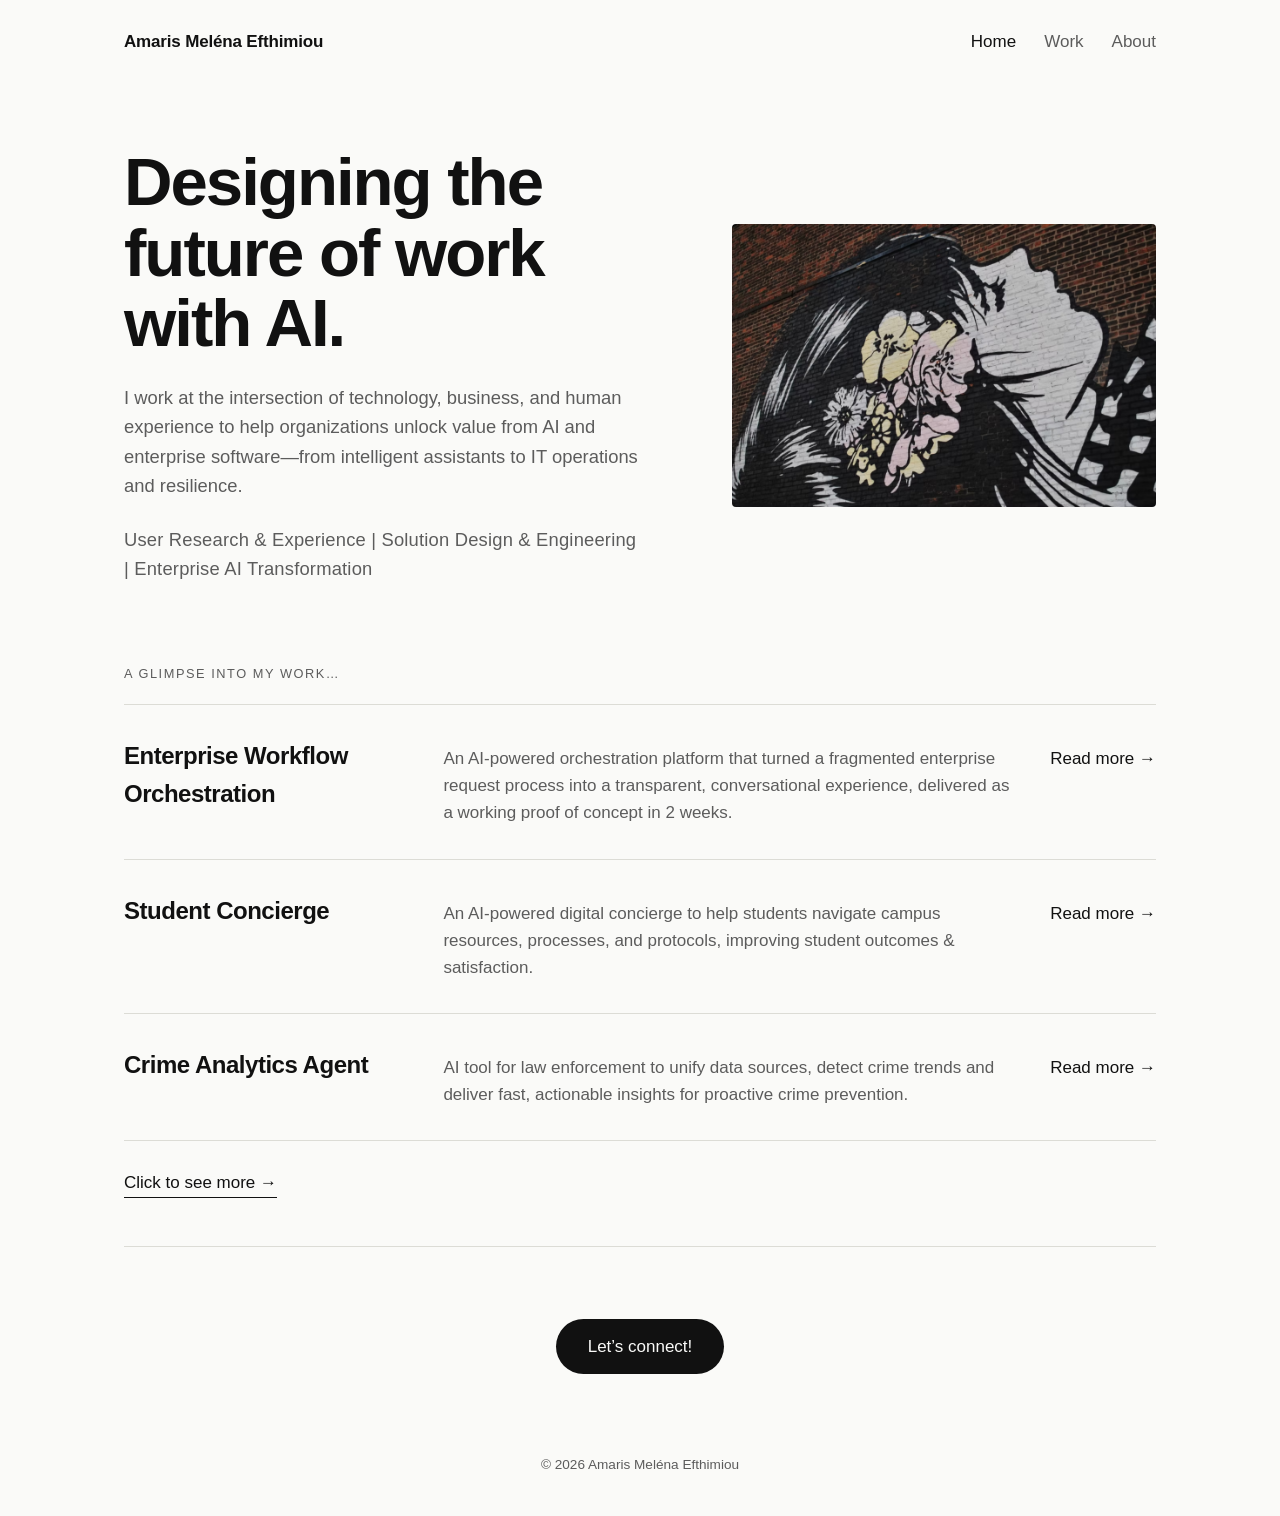
<file: index.html>
<!doctype html>
<html lang="en">
<head>
  <meta charset="utf-8">
  <meta name="viewport" content="width=device-width, initial-scale=1">
  <title>Amaris Efthimiou | Portfolio</title>
  <meta name="description" content="Amaris Meléna Efthimiou — designing the future of work with AI. AI Transformation, Solution Engineering, User Experience.">
  <meta property="og:title" content="Amaris Efthimiou | Portfolio">
  <meta property="og:type" content="website">
     <link rel="icon" href="favicon.svg" type="image/svg+xml">
   <link rel="icon" href="favicon.ico" sizes="any">
   <link rel="apple-touch-icon" href="apple-touch-icon.png">
  <link rel="stylesheet" href="styles.css">
</head>
<body>
  <div class="wrap">
    <header class="site-header">
      <a class="site-name" href="index.html">Amaris Meléna Efthimiou</a>
      <nav class="site-nav">
        <a href="index.html" aria-current="page">Home</a>
        <a href="work.html">Work</a>
        <a href="about.html">About</a>
      </nav>
    </header>

    <main>
      <section class="hero">
        <div>
          <h1>Designing the future of work with AI.</h1>
          <p>I work at the intersection of technology, business, and human experience to help organizations unlock value from AI and enterprise software—from intelligent assistants to IT operations and resilience.</p>
          <p class="tags">User Research & Experience | Solution Design & Engineering | Enterprise AI Transformation</p>
        </div>
        <div class="hero-img">
          <img src="assets/hero.png" alt="Amaris Meléna Efthimiou">
        </div>
      </section>

      <section>
        <p class="eyebrow">A glimpse into my work…</p>
        <ul class="projects">
         <li><a href="enterprise-workflow-orchestration.html">
          <h3>Enterprise Workflow Orchestration</h3>
          <p>An AI-powered orchestration platform that turned a fragmented enterprise request process into a transparent, conversational experience, delivered as a working proof of concept in 2 weeks.</p>
          <span class="arrow">Read more →</span>
        </a></li>
          <li><a href="student-concierge.html">
            <h3>Student Concierge</h3>
            <p>An AI-powered digital concierge to help students navigate campus resources, processes, and protocols, improving student outcomes &amp; satisfaction.</p>
            <span class="arrow">Read more →</span>
          </a></li>
          <li><a href="crime-analytics-agent.html">
            <h3>Crime Analytics Agent</h3>
            <p>AI tool for law enforcement to unify data sources, detect crime trends and deliver fast, actionable insights for proactive crime prevention.</p>
            <span class="arrow">Read more →</span>
          </a></li>
        </ul>
        <a class="more" href="work.html">Click to see more →</a>
      </section>
    </main>

    <section class="cta">
      <a class="btn" href="https://www.linkedin.com/in/amarisefthimiou/" target="_blank" rel="noopener">Let’s connect!</a>
    </section>
    <footer class="site-footer">© 2026 Amaris Meléna Efthimiou</footer>
  </div>
     <script src="sparkle.js"></script>
</body>
</html>
</file>
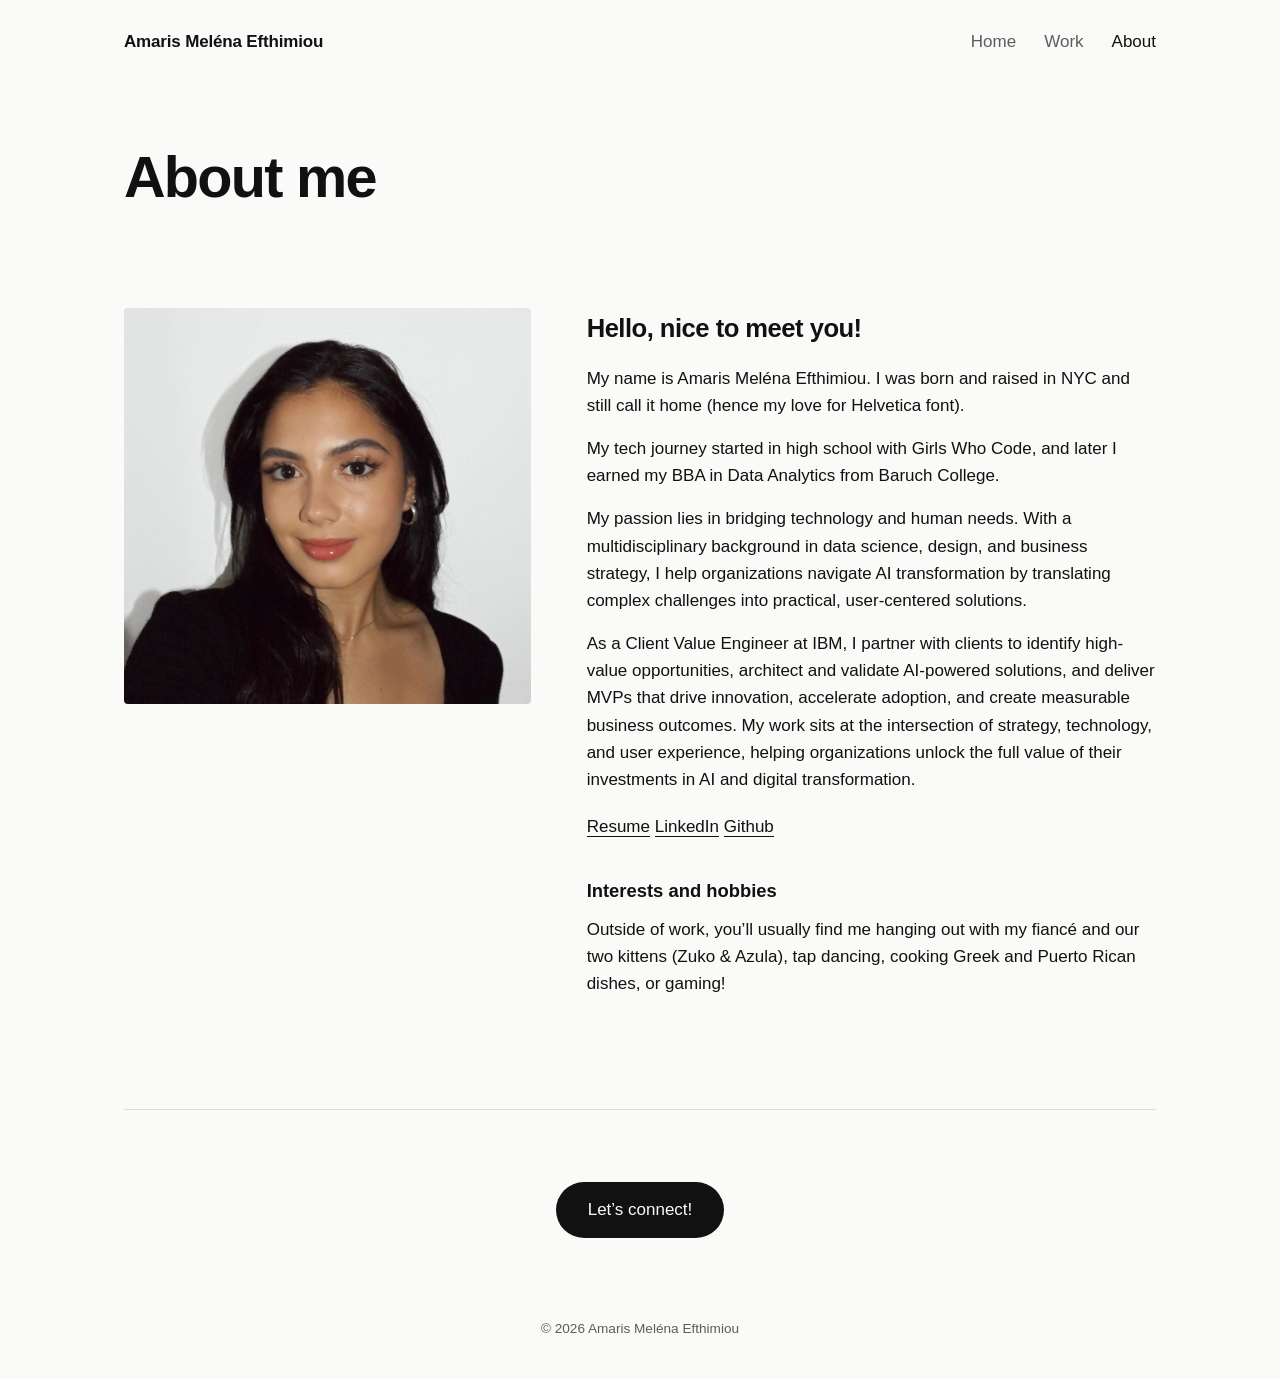
<file: about.html>
<!doctype html>
<html lang="en">
<head>
  <meta charset="utf-8">
  <meta name="viewport" content="width=device-width, initial-scale=1">
  <title>About | Amaris Efthimiou</title>
  <meta name="description" content="About Amaris Meléna Efthimiou, Client Value Engineer at IBM.">
   <link rel="icon" href="favicon.svg" type="image/svg+xml">
   <link rel="icon" href="favicon.ico" sizes="any">
   <link rel="apple-touch-icon" href="apple-touch-icon.png">
  <link rel="stylesheet" href="styles.css">
</head>
<body>
  <div class="wrap">
    <header class="site-header">
      <a class="site-name" href="index.html">Amaris Meléna Efthimiou</a>
      <nav class="site-nav">
        <a href="index.html">Home</a>
        <a href="work.html">Work</a>
        <a href="about.html" aria-current="page">About</a>
      </nav>
    </header>

    <main>
      <section class="page-intro">
        <h1>About me</h1>
      </section>

      <section class="about">
        <img src="assets/headshot.png" alt="Portrait of Amaris Meléna Efthimiou">
        <div>
          <h2>Hello, nice to meet you!</h2>
          <p>My name is Amaris Meléna Efthimiou. I was born and raised in NYC and still call it home (hence my love for Helvetica font).</p>
          <p>My tech journey started in high school with Girls Who Code, and later I earned my BBA in Data Analytics from Baruch College.</p>
          <p>My passion lies in bridging technology and human needs. With a multidisciplinary background in data science, design, and business strategy, I help organizations navigate AI transformation by translating complex challenges into practical, user-centered solutions.</p>
          <p>As a Client Value Engineer at IBM, I partner with clients to identify high-value opportunities, architect and validate AI-powered solutions, and deliver MVPs that drive innovation, accelerate adoption, and create measurable business outcomes. My work sits at the intersection of strategy, technology, and user experience, helping organizations unlock the full value of their investments in AI and digital transformation.</p>
          <p class="links">
            <a href="Amaris_Efthimiou_Resume_2026.pdf" target="_blank" rel="noopener">Resume</a>
            <a href="https://www.linkedin.com/in/amarisefthimiou/" target="_blank" rel="noopener">LinkedIn</a>
            <a href="https://www.github.com/amaris-eft" target="_blank" rel="noopener">Github</a>
          </p>

          <h3>Interests and hobbies</h3>
          <p>Outside of work, you’ll usually find me hanging out with my fiancé and our two kittens (Zuko &amp; Azula), tap dancing, cooking Greek and Puerto Rican dishes, or gaming!</p>
        </div>
      </section>
    </main>

    <section class="cta">
      <a class="btn" href="https://www.linkedin.com/in/amarisefthimiou/" target="_blank" rel="noopener">Let’s connect!</a>
    </section>
    <footer class="site-footer">© 2026 Amaris Meléna Efthimiou</footer>
  </div>
     <script src="sparkle.js"></script>
</body>
</html>
</file>
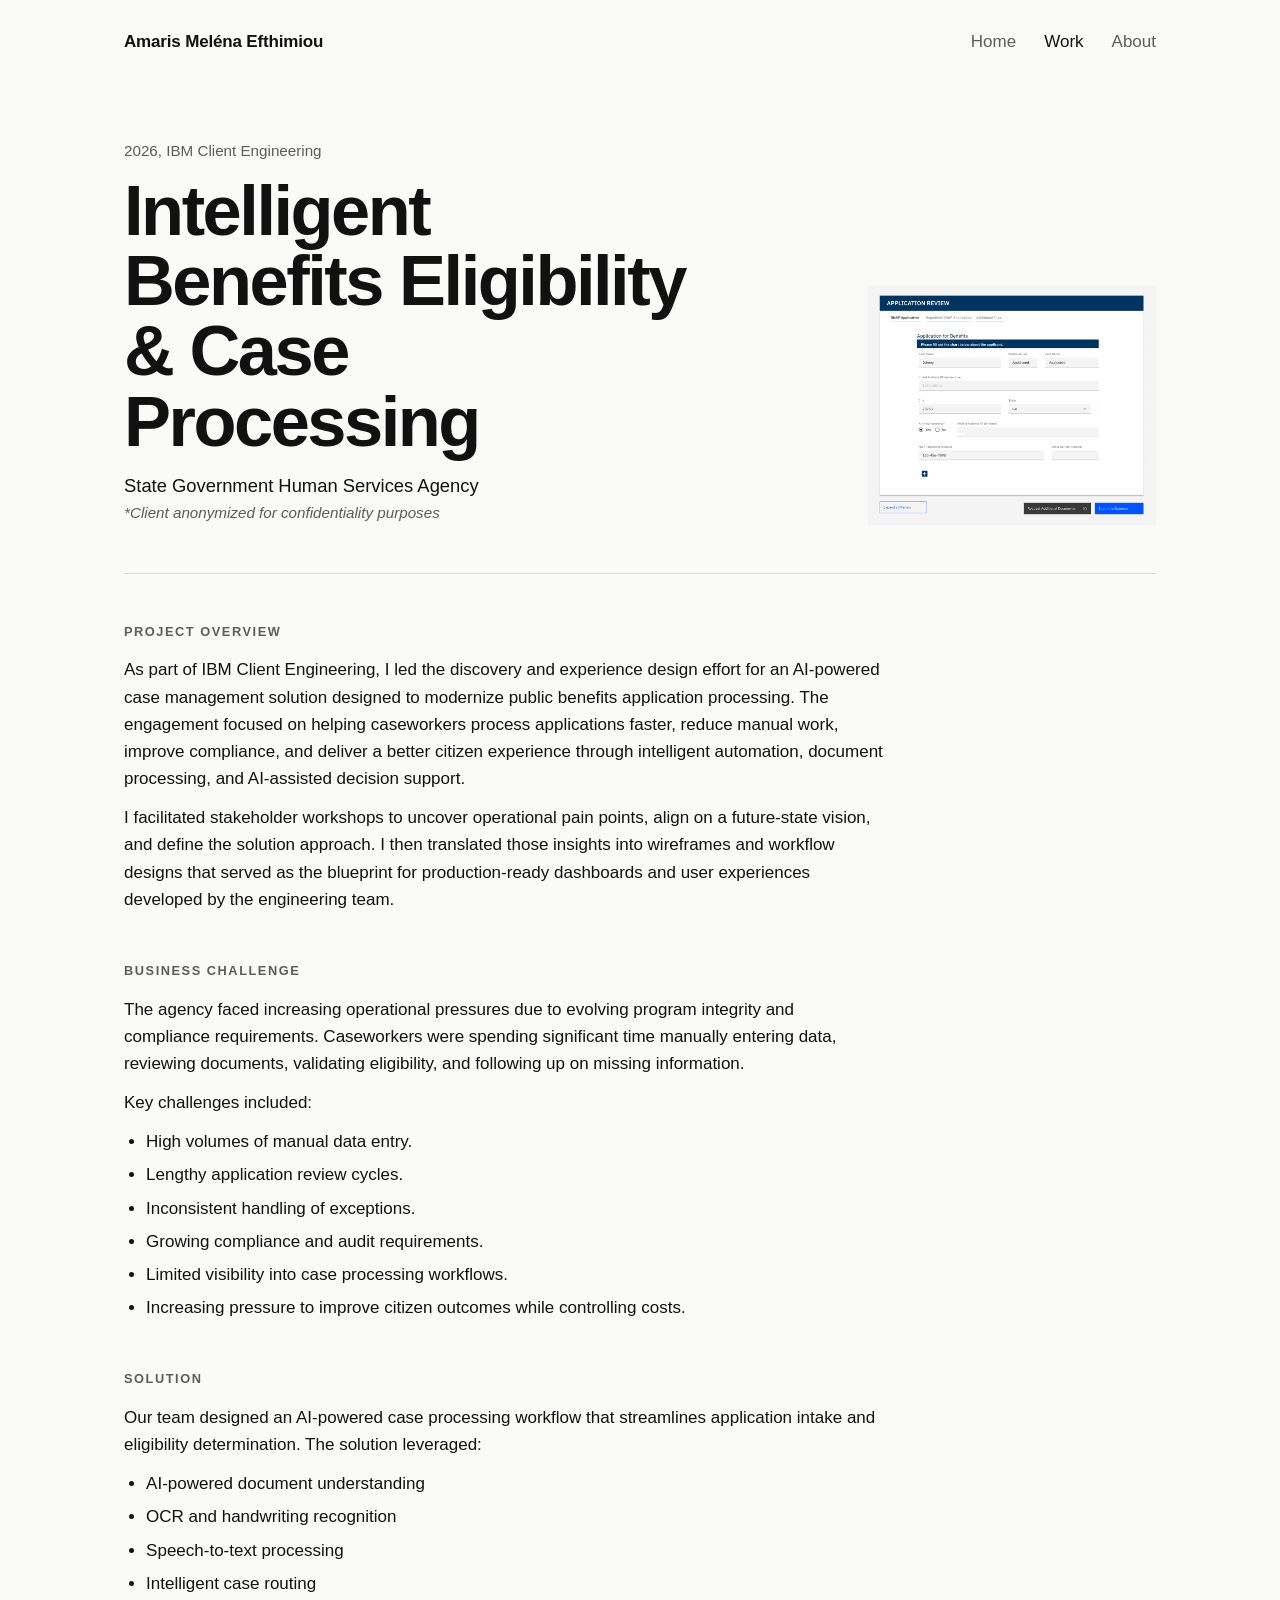
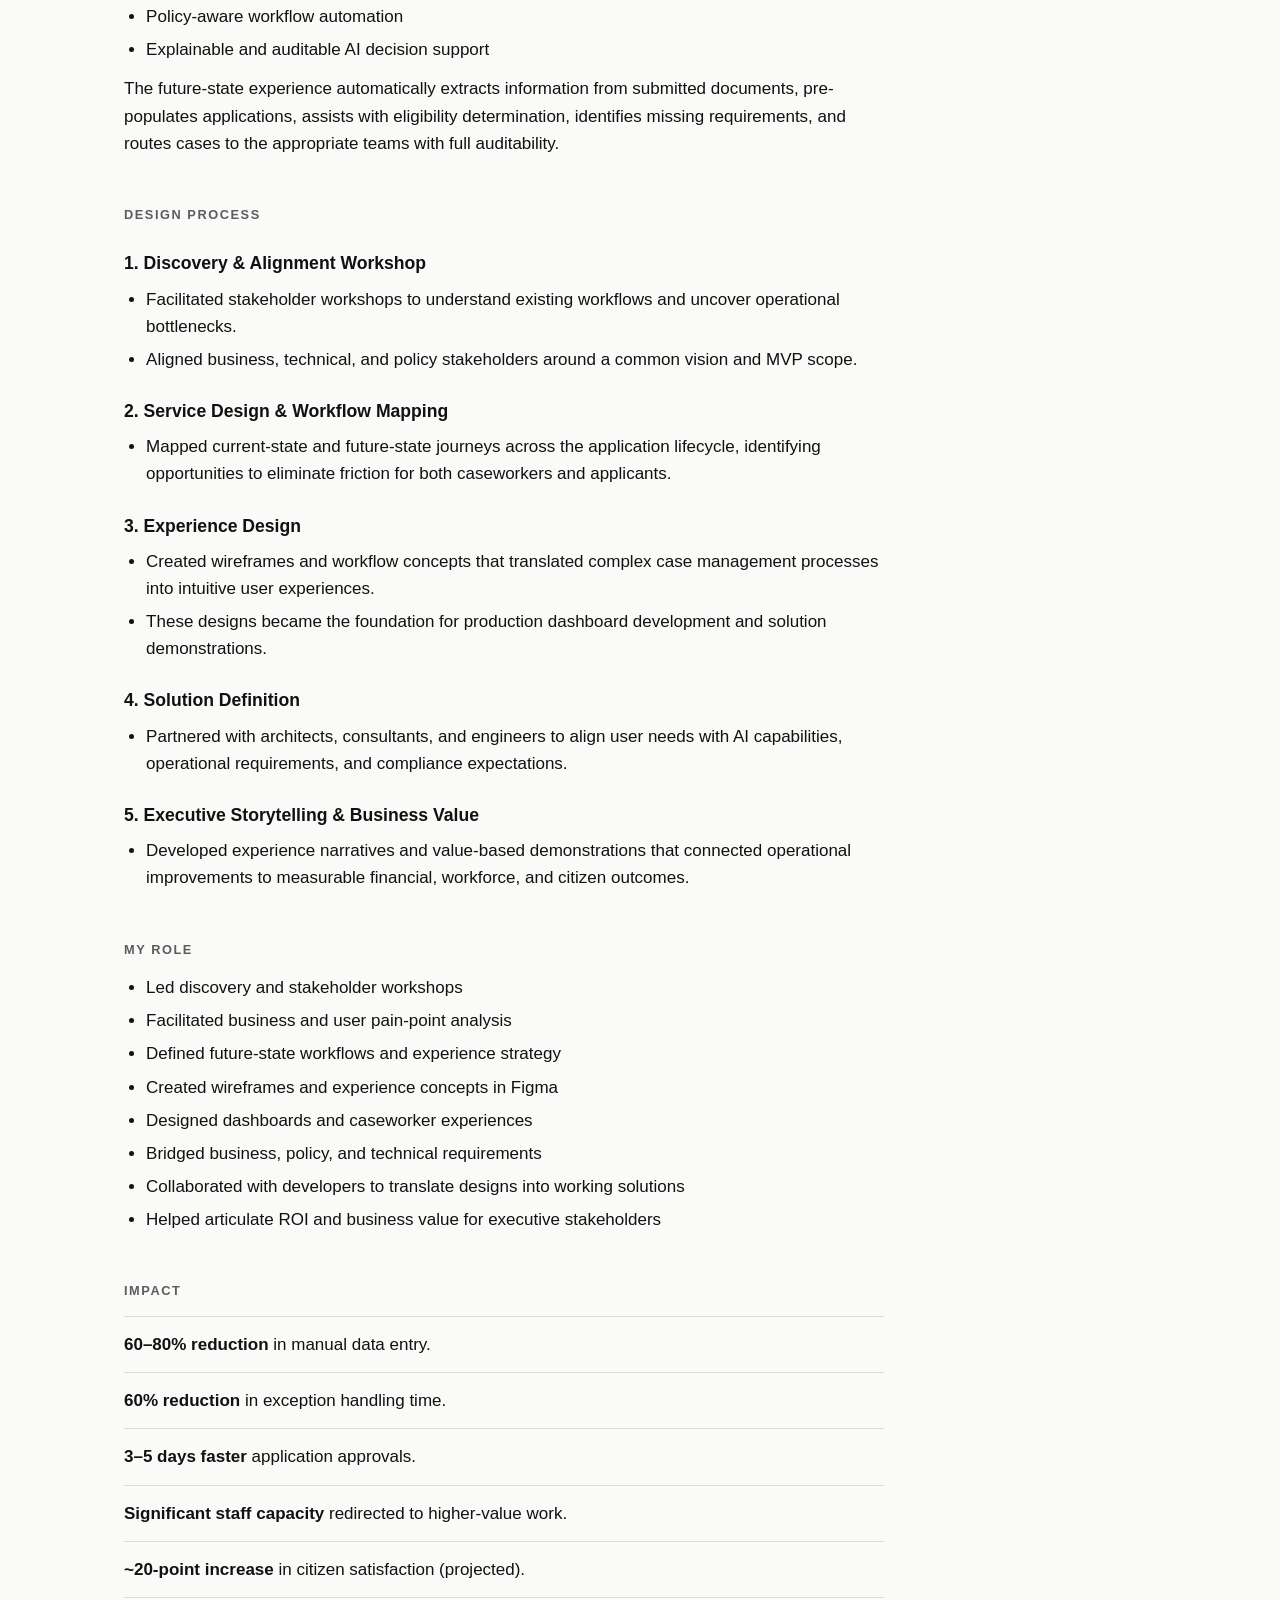
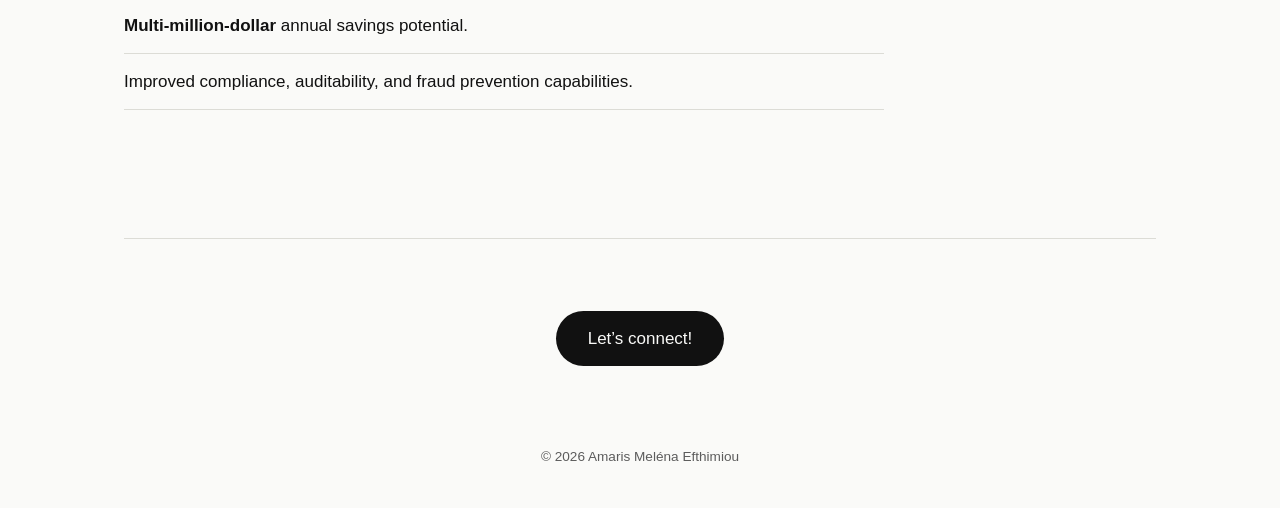
<file: benefits-case-processing.html>
<!doctype html>
<html lang="en">
<head>
  <meta charset="utf-8">
  <meta name="viewport" content="width=device-width, initial-scale=1">
  <title>Benefits Case Processing | Amaris Efthimiou</title>
  <meta name="description" content="An AI-powered case management solution that modernizes public benefits processing, cutting manual data entry by 60–80% and accelerating approvals by 3–5 days.">
  <link rel="icon" href="favicon.svg" type="image/svg+xml">
  <link rel="icon" href="favicon.ico" sizes="any">
  <link rel="apple-touch-icon" href="apple-touch-icon.png">
  <link rel="stylesheet" href="styles.css">
</head>
<body>
  <div class="wrap">
    <header class="site-header">
      <a class="site-name" href="index.html">Amaris Meléna Efthimiou</a>
      <nav class="site-nav">
        <a href="index.html">Home</a>
        <a href="work.html" aria-current="page">Work</a>
        <a href="about.html">About</a>
      </nav>
    </header>

    <main>
      <section class="case-head">
        <div>
          <p class="meta">2026, IBM Client Engineering</p>
          <h1>Intelligent Benefits Eligibility &amp; Case Processing</h1>
          <p class="client">State Government Human Services Agency</p>
          <p class="note">*Client anonymized for confidentiality purposes</p>
        </div>
        <div class="art">
          <img src="assets/benefits.png" alt="An illustrative sketch of a flower">
        </div>
      </section>

      <article class="case-body">
        <section>
          <h2>Project Overview</h2>
          <p>As part of IBM Client Engineering, I led the discovery and experience design effort for an AI-powered case management solution designed to modernize public benefits application processing. The engagement focused on helping caseworkers process applications faster, reduce manual work, improve compliance, and deliver a better citizen experience through intelligent automation, document processing, and AI-assisted decision support.</p>
          <p>I facilitated stakeholder workshops to uncover operational pain points, align on a future-state vision, and define the solution approach. I then translated those insights into wireframes and workflow designs that served as the blueprint for production-ready dashboards and user experiences developed by the engineering team.</p>
        </section>

        <section>
          <h2>Business Challenge</h2>
          <p>The agency faced increasing operational pressures due to evolving program integrity and compliance requirements. Caseworkers were spending significant time manually entering data, reviewing documents, validating eligibility, and following up on missing information.</p>
          <p>Key challenges included:</p>
          <ul>
            <li>High volumes of manual data entry.</li>
            <li>Lengthy application review cycles.</li>
            <li>Inconsistent handling of exceptions.</li>
            <li>Growing compliance and audit requirements.</li>
            <li>Limited visibility into case processing workflows.</li>
            <li>Increasing pressure to improve citizen outcomes while controlling costs.</li>
          </ul>
        </section>

        <section>
          <h2>Solution</h2>
          <p>Our team designed an AI-powered case processing workflow that streamlines application intake and eligibility determination. The solution leveraged:</p>
          <ul>
            <li>AI-powered document understanding</li>
            <li>OCR and handwriting recognition</li>
            <li>Speech-to-text processing</li>
            <li>Intelligent case routing</li>
            <li>Policy-aware workflow automation</li>
            <li>Explainable and auditable AI decision support</li>
          </ul>
          <p>The future-state experience automatically extracts information from submitted documents, pre-populates applications, assists with eligibility determination, identifies missing requirements, and routes cases to the appropriate teams with full auditability.</p>
        </section>

        <section>
          <h2>Design Process</h2>
          <h3>1. Discovery &amp; Alignment Workshop</h3>
          <ul>
            <li>Facilitated stakeholder workshops to understand existing workflows and uncover operational bottlenecks.</li>
            <li>Aligned business, technical, and policy stakeholders around a common vision and MVP scope.</li>
          </ul>
          <h3>2. Service Design &amp; Workflow Mapping</h3>
          <ul>
            <li>Mapped current-state and future-state journeys across the application lifecycle, identifying opportunities to eliminate friction for both caseworkers and applicants.</li>
          </ul>
          <h3>3. Experience Design</h3>
          <ul>
            <li>Created wireframes and workflow concepts that translated complex case management processes into intuitive user experiences.</li>
            <li>These designs became the foundation for production dashboard development and solution demonstrations.</li>
          </ul>
          <h3>4. Solution Definition</h3>
          <ul>
            <li>Partnered with architects, consultants, and engineers to align user needs with AI capabilities, operational requirements, and compliance expectations.</li>
          </ul>
          <h3>5. Executive Storytelling &amp; Business Value</h3>
          <ul>
            <li>Developed experience narratives and value-based demonstrations that connected operational improvements to measurable financial, workforce, and citizen outcomes.</li>
          </ul>
        </section>

        <section>
          <h2>My Role</h2>
          <ul>
            <li>Led discovery and stakeholder workshops</li>
            <li>Facilitated business and user pain-point analysis</li>
            <li>Defined future-state workflows and experience strategy</li>
            <li>Created wireframes and experience concepts in Figma</li>
            <li>Designed dashboards and caseworker experiences</li>
            <li>Bridged business, policy, and technical requirements</li>
            <li>Collaborated with developers to translate designs into working solutions</li>
            <li>Helped articulate ROI and business value for executive stakeholders</li>
          </ul>
        </section>

        <section>
          <h2>Impact</h2>
          <ul class="impact">
            <li><strong>60–80% reduction</strong> in manual data entry.</li>
            <li><strong>60% reduction</strong> in exception handling time.</li>
            <li><strong>3–5 days faster</strong> application approvals.</li>
            <li><strong>Significant staff capacity</strong> redirected to higher-value work.</li>
            <li><strong>~20-point increase</strong> in citizen satisfaction (projected).</li>
            <li><strong>Multi-million-dollar</strong> annual savings potential.</li>
            <li>Improved compliance, auditability, and fraud prevention capabilities.</li>
          </ul>
        </section>
      </article>
    </main>

    <section class="cta">
      <a class="btn" href="https://www.linkedin.com/in/amarisefthimiou/" target="_blank" rel="noopener">Let’s connect!</a>
    </section>
    <footer class="site-footer">© 2026 Amaris Meléna Efthimiou</footer>
  </div>
  <script src="sparkle.js"></script>
</body>
</html>
</file>
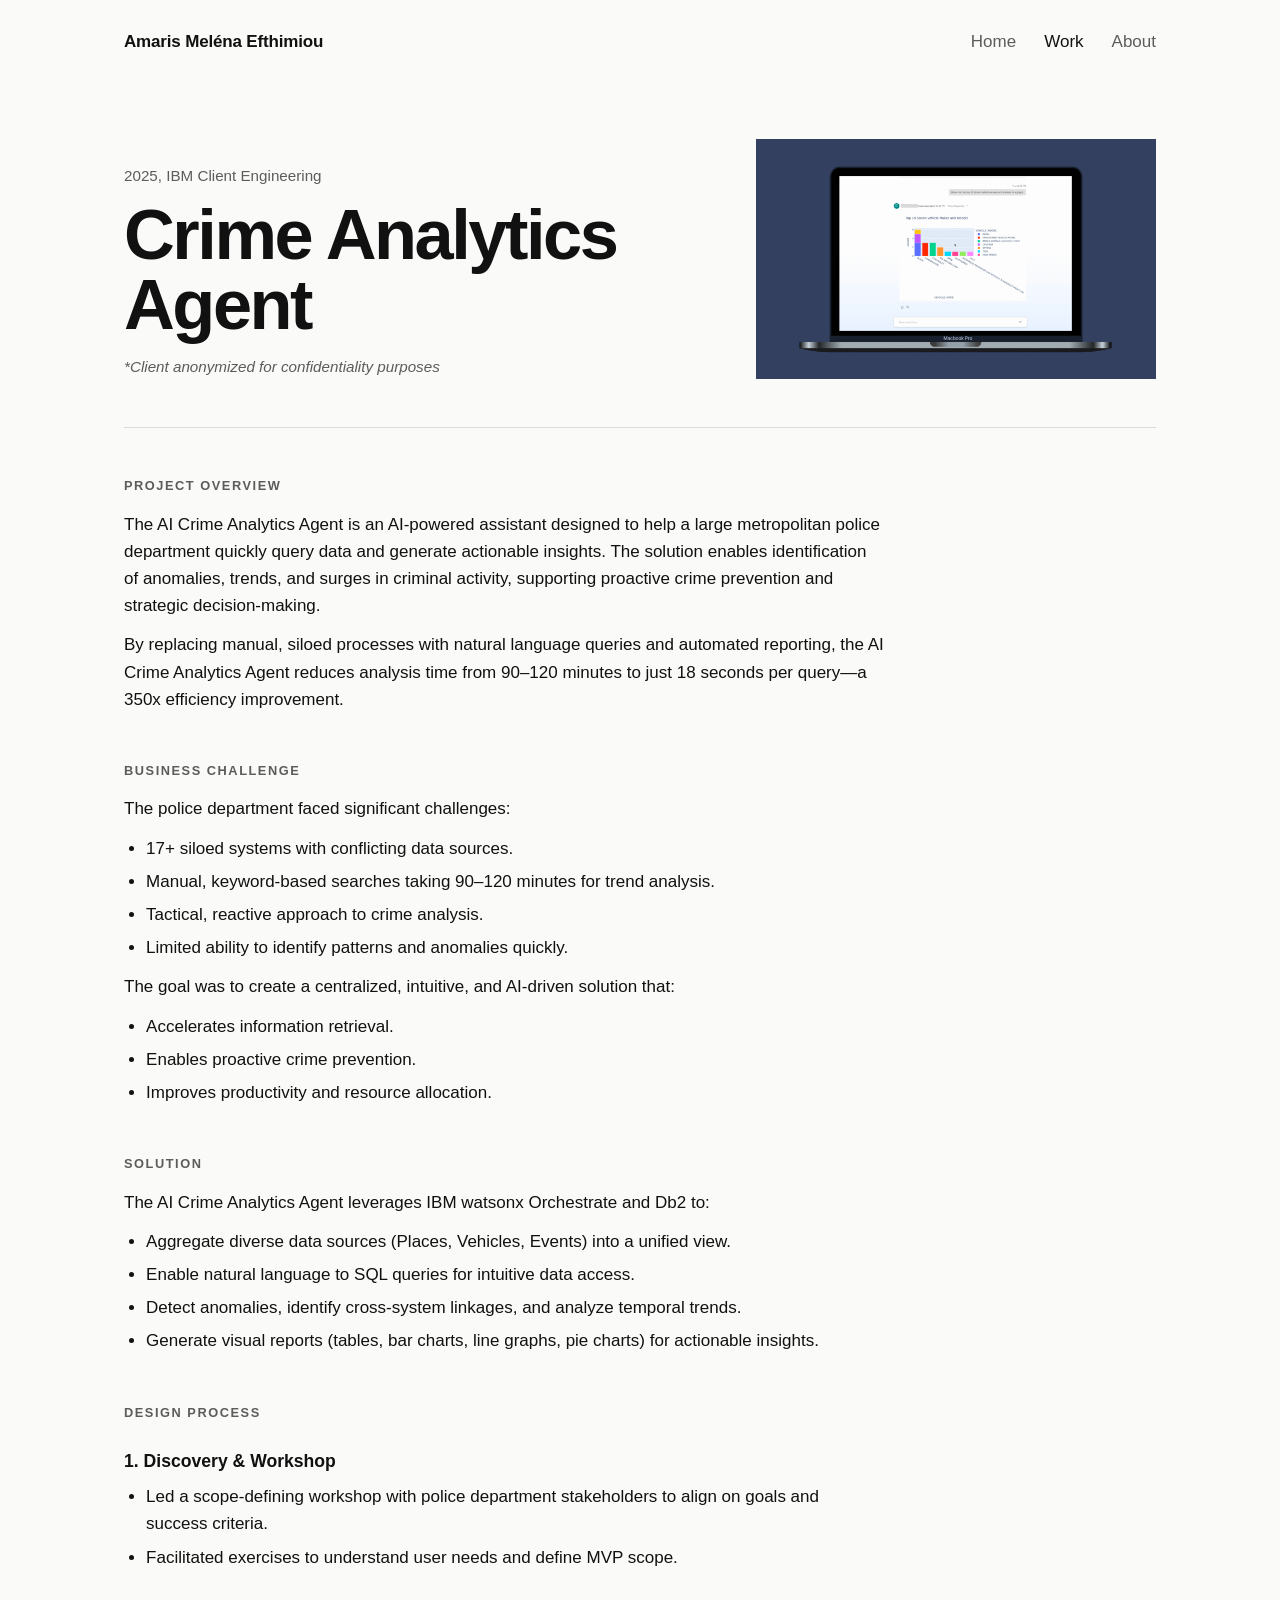
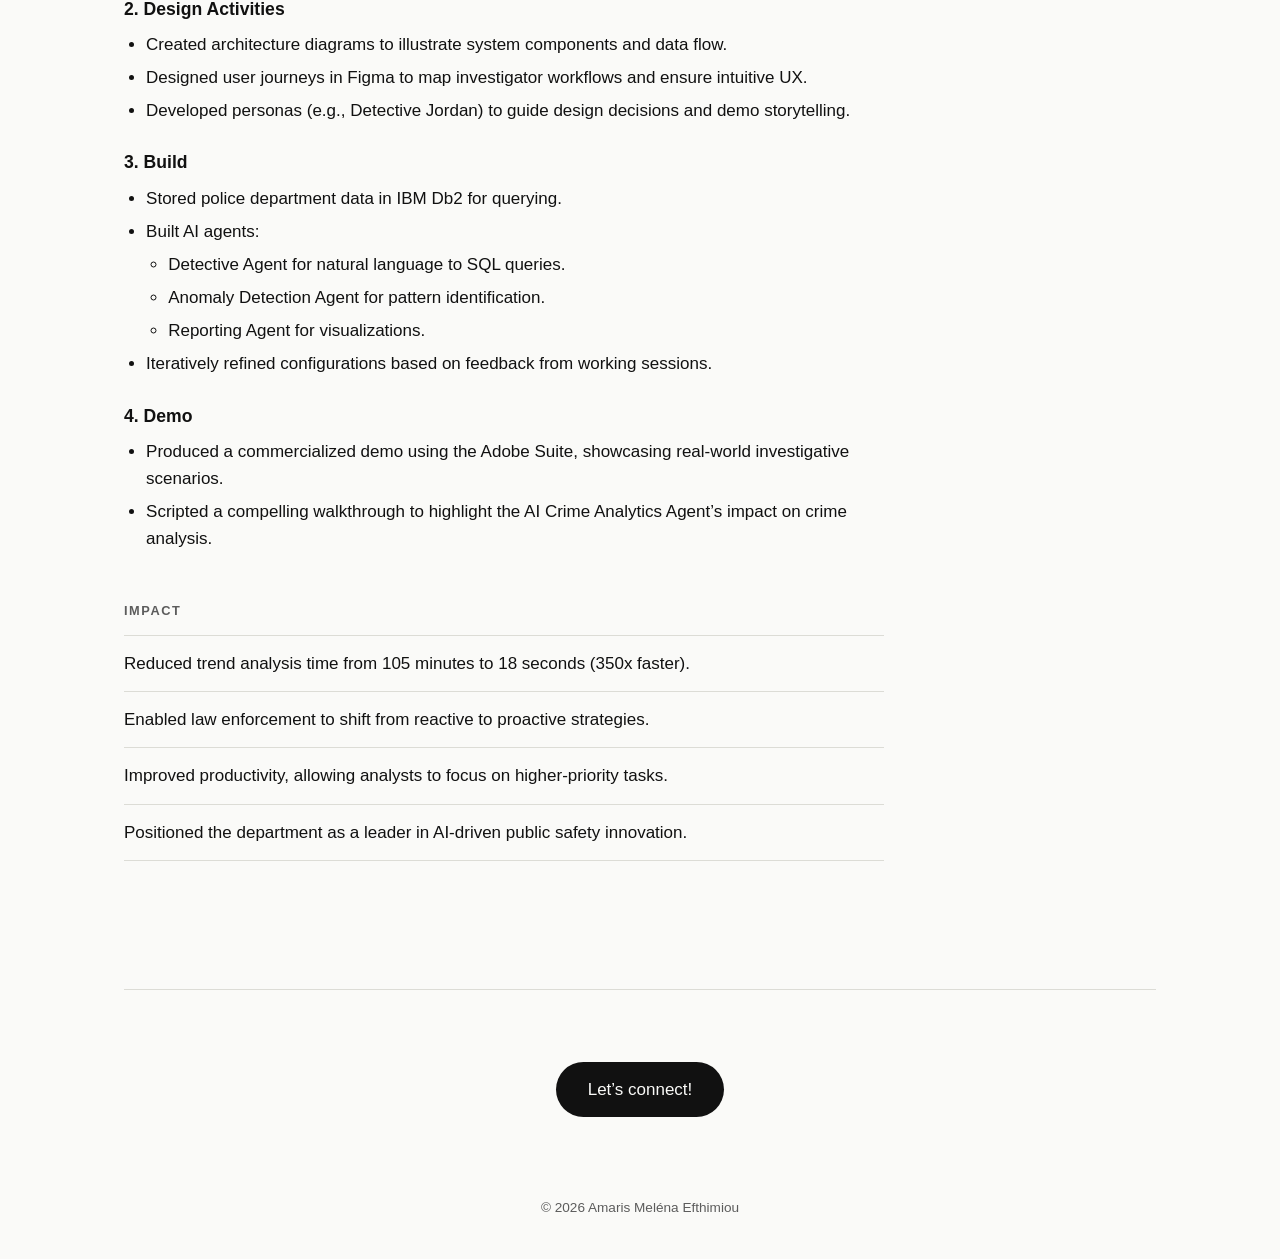
<file: crime-analytics-agent.html>
<!doctype html>
<html lang="en">
<head>
  <meta charset="utf-8">
  <meta name="viewport" content="width=device-width, initial-scale=1">
  <title>Crime Analytics Agent | Amaris Efthimiou</title>
  <meta name="description" content="An AI assistant that helps a metropolitan police department query data and surface crime trends 350x faster.">
     <link rel="icon" href="favicon.svg" type="image/svg+xml">
   <link rel="icon" href="favicon.ico" sizes="any">
   <link rel="apple-touch-icon" href="apple-touch-icon.png">
  <link rel="stylesheet" href="styles.css">
</head>
<body>
  <div class="wrap">
    <header class="site-header">
      <a class="site-name" href="index.html">Amaris Meléna Efthimiou</a>
      <nav class="site-nav">
        <a href="index.html">Home</a>
        <a href="work.html" aria-current="page">Work</a>
        <a href="about.html">About</a>
      </nav>
    </header>

    <main>
      <section class="case-head">
        <div>
          <p class="meta">2025, IBM Client Engineering</p>
          <h1>Crime Analytics Agent</h1>
          <p class="note">*Client anonymized for confidentiality purposes</p>
        </div>
        <div class="art">
          <img src="assets/crime-analytics-flower-1.png" alt="An illustrative sketch of a flower">
        </div>
      </section>

      <article class="case-body">
        <section>
          <h2>Project Overview</h2>
          <p>The AI Crime Analytics Agent is an AI-powered assistant designed to help a large metropolitan police department quickly query data and generate actionable insights. The solution enables identification of anomalies, trends, and surges in criminal activity, supporting proactive crime prevention and strategic decision-making.</p>
          <p>By replacing manual, siloed processes with natural language queries and automated reporting, the AI Crime Analytics Agent reduces analysis time from 90–120 minutes to just 18 seconds per query—a 350x efficiency improvement.</p>
        </section>

        <section>
          <h2>Business Challenge</h2>
          <p>The police department faced significant challenges:</p>
          <ul>
            <li>17+ siloed systems with conflicting data sources.</li>
            <li>Manual, keyword-based searches taking 90–120 minutes for trend analysis.</li>
            <li>Tactical, reactive approach to crime analysis.</li>
            <li>Limited ability to identify patterns and anomalies quickly.</li>
          </ul>
          <p>The goal was to create a centralized, intuitive, and AI-driven solution that:</p>
          <ul>
            <li>Accelerates information retrieval.</li>
            <li>Enables proactive crime prevention.</li>
            <li>Improves productivity and resource allocation.</li>
          </ul>
        </section>

        <section>
          <h2>Solution</h2>
          <p>The AI Crime Analytics Agent leverages IBM watsonx Orchestrate and Db2 to:</p>
          <ul>
            <li>Aggregate diverse data sources (Places, Vehicles, Events) into a unified view.</li>
            <li>Enable natural language to SQL queries for intuitive data access.</li>
            <li>Detect anomalies, identify cross-system linkages, and analyze temporal trends.</li>
            <li>Generate visual reports (tables, bar charts, line graphs, pie charts) for actionable insights.</li>
          </ul>
        </section>

        <section>
          <h2>Design Process</h2>
          <h3>1. Discovery &amp; Workshop</h3>
          <ul>
            <li>Led a scope-defining workshop with police department stakeholders to align on goals and success criteria.</li>
            <li>Facilitated exercises to understand user needs and define MVP scope.</li>
          </ul>
          <h3>2. Design Activities</h3>
          <ul>
            <li>Created architecture diagrams to illustrate system components and data flow.</li>
            <li>Designed user journeys in Figma to map investigator workflows and ensure intuitive UX.</li>
            <li>Developed personas (e.g., Detective Jordan) to guide design decisions and demo storytelling.</li>
          </ul>
          <h3>3. Build</h3>
          <ul>
            <li>Stored police department data in IBM Db2 for querying.</li>
            <li>Built AI agents:
              <ul>
                <li>Detective Agent for natural language to SQL queries.</li>
                <li>Anomaly Detection Agent for pattern identification.</li>
                <li>Reporting Agent for visualizations.</li>
              </ul>
            </li>
            <li>Iteratively refined configurations based on feedback from working sessions.</li>
          </ul>
          <h3>4. Demo</h3>
          <ul>
            <li>Produced a commercialized demo using the Adobe Suite, showcasing real-world investigative scenarios.</li>
            <li>Scripted a compelling walkthrough to highlight the AI Crime Analytics Agent’s impact on crime analysis.</li>
          </ul>
        </section>

        <section>
          <h2>Impact</h2>
          <ul class="impact">
            <li>Reduced trend analysis time from 105 minutes to 18 seconds (350x faster).</li>
            <li>Enabled law enforcement to shift from reactive to proactive strategies.</li>
            <li>Improved productivity, allowing analysts to focus on higher-priority tasks.</li>
            <li>Positioned the department as a leader in AI-driven public safety innovation.</li>
          </ul>
        </section>
      </article>
    </main>

    <section class="cta">
      <a class="btn" href="https://www.linkedin.com/in/amarisefthimiou/" target="_blank" rel="noopener">Let’s connect!</a>
    </section>
    <footer class="site-footer">© 2026 Amaris Meléna Efthimiou</footer>
  </div>
</body>
</html>
</file>
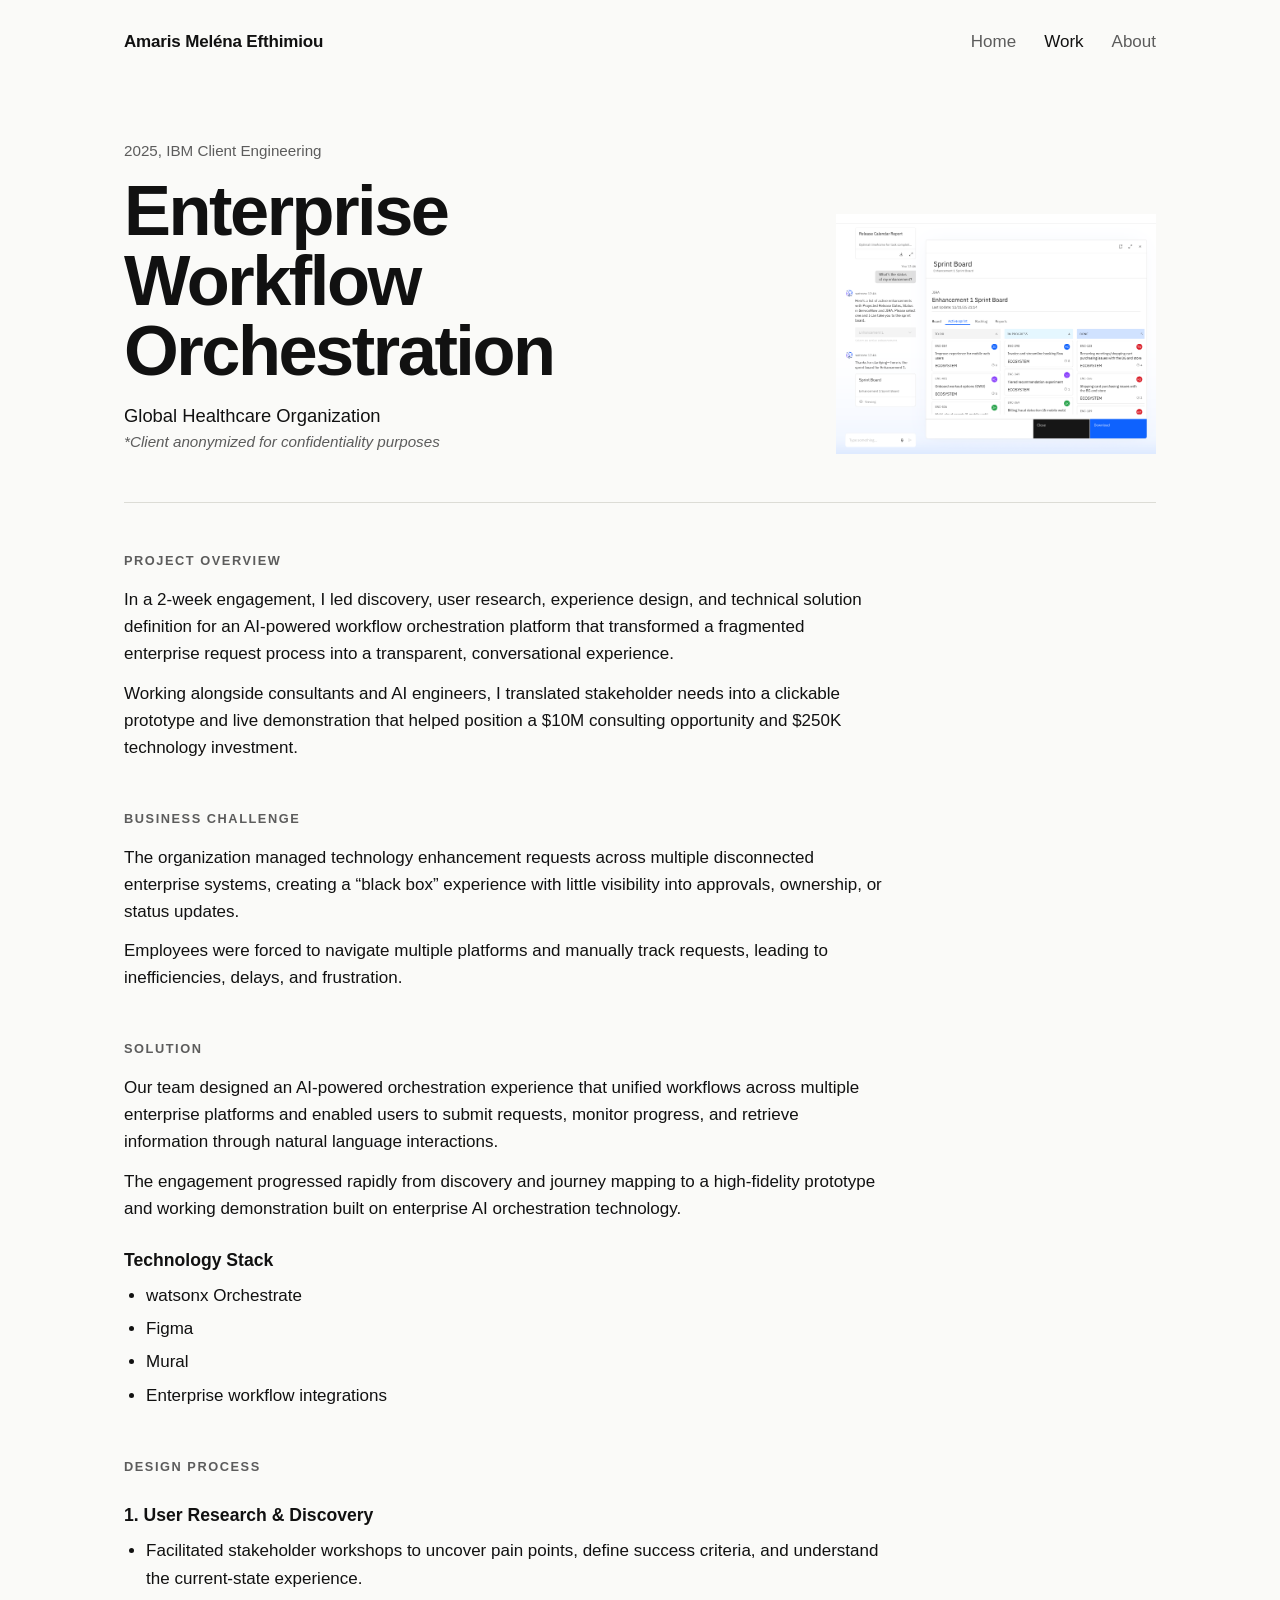
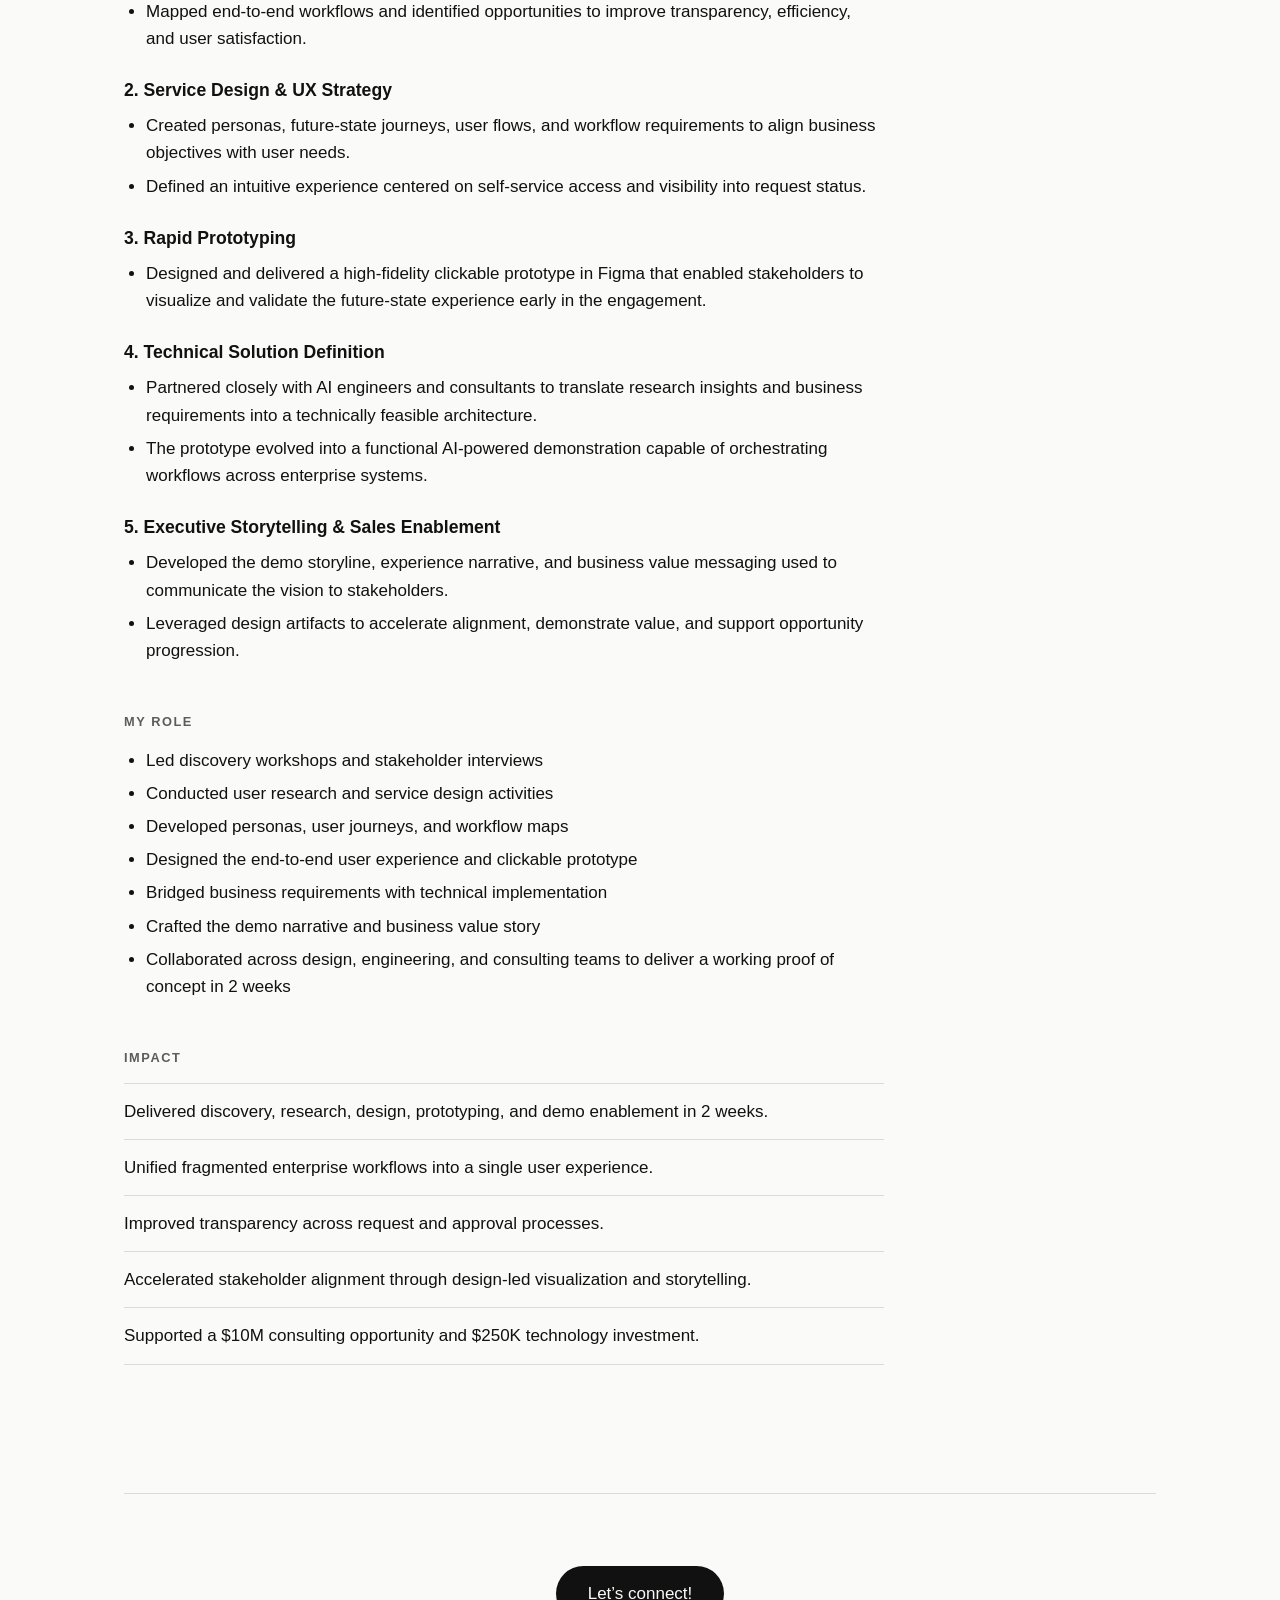
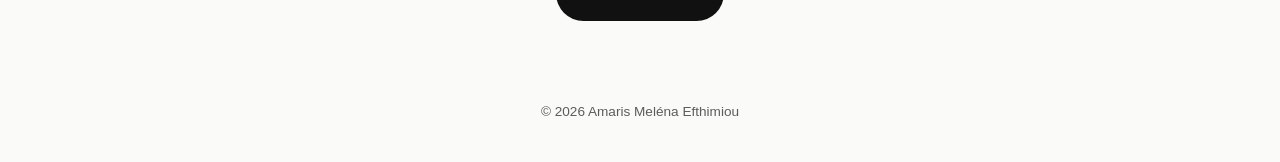
<file: enterprise-workflow-orchestration.html>
<!doctype html>
<html lang="en">
<head>
  <meta charset="utf-8">
  <meta name="viewport" content="width=device-width, initial-scale=1">
  <title>Enterprise Workflow Orchestration | Amaris Efthimiou</title>
  <meta name="description" content="An AI-powered workflow orchestration platform that turned a fragmented enterprise request process into a transparent, conversational experience.">
  <link rel="icon" href="favicon.svg" type="image/svg+xml">
  <link rel="icon" href="favicon.ico" sizes="any">
  <link rel="apple-touch-icon" href="apple-touch-icon.png">
  <link rel="stylesheet" href="styles.css">
</head>
<body>
  <div class="wrap">
    <header class="site-header">
      <a class="site-name" href="index.html">Amaris Meléna Efthimiou</a>
      <nav class="site-nav">
        <a href="index.html">Home</a>
        <a href="work.html" aria-current="page">Work</a>
        <a href="about.html">About</a>
      </nav>
    </header>

    <main>
      <section class="case-head">
        <div>
          <p class="meta">2025, IBM Client Engineering</p>
          <h1>Enterprise Workflow Orchestration</h1>
          <p class="client">Global Healthcare Organization</p>
          <p class="note">*Client anonymized for confidentiality purposes</p>
        </div>
        <div class="art">
          <img src="assets/workflow-orch.png" alt="An illustrative sketch of a flower">
        </div>
      </section>

      <article class="case-body">
        <section>
          <h2>Project Overview</h2>
          <p>In a 2-week engagement, I led discovery, user research, experience design, and technical solution definition for an AI-powered workflow orchestration platform that transformed a fragmented enterprise request process into a transparent, conversational experience.</p>
          <p>Working alongside consultants and AI engineers, I translated stakeholder needs into a clickable prototype and live demonstration that helped position a $10M consulting opportunity and $250K technology investment.</p>
        </section>

        <section>
          <h2>Business Challenge</h2>
          <p>The organization managed technology enhancement requests across multiple disconnected enterprise systems, creating a “black box” experience with little visibility into approvals, ownership, or status updates.</p>
          <p>Employees were forced to navigate multiple platforms and manually track requests, leading to inefficiencies, delays, and frustration.</p>
        </section>

        <section>
          <h2>Solution</h2>
          <p>Our team designed an AI-powered orchestration experience that unified workflows across multiple enterprise platforms and enabled users to submit requests, monitor progress, and retrieve information through natural language interactions.</p>
          <p>The engagement progressed rapidly from discovery and journey mapping to a high-fidelity prototype and working demonstration built on enterprise AI orchestration technology.</p>
          <h3>Technology Stack</h3>
          <ul>
            <li>watsonx Orchestrate</li>
            <li>Figma</li>
            <li>Mural</li>
            <li>Enterprise workflow integrations</li>
          </ul>
        </section>

        <section>
          <h2>Design Process</h2>
          <h3>1. User Research &amp; Discovery</h3>
          <ul>
            <li>Facilitated stakeholder workshops to uncover pain points, define success criteria, and understand the current-state experience.</li>
            <li>Mapped end-to-end workflows and identified opportunities to improve transparency, efficiency, and user satisfaction.</li>
          </ul>
          <h3>2. Service Design &amp; UX Strategy</h3>
          <ul>
            <li>Created personas, future-state journeys, user flows, and workflow requirements to align business objectives with user needs.</li>
            <li>Defined an intuitive experience centered on self-service access and visibility into request status.</li>
          </ul>
          <h3>3. Rapid Prototyping</h3>
          <ul>
            <li>Designed and delivered a high-fidelity clickable prototype in Figma that enabled stakeholders to visualize and validate the future-state experience early in the engagement.</li>
          </ul>
          <h3>4. Technical Solution Definition</h3>
          <ul>
            <li>Partnered closely with AI engineers and consultants to translate research insights and business requirements into a technically feasible architecture.</li>
            <li>The prototype evolved into a functional AI-powered demonstration capable of orchestrating workflows across enterprise systems.</li>
          </ul>
          <h3>5. Executive Storytelling &amp; Sales Enablement</h3>
          <ul>
            <li>Developed the demo storyline, experience narrative, and business value messaging used to communicate the vision to stakeholders.</li>
            <li>Leveraged design artifacts to accelerate alignment, demonstrate value, and support opportunity progression.</li>
          </ul>
        </section>

        <section>
          <h2>My Role</h2>
          <ul>
            <li>Led discovery workshops and stakeholder interviews</li>
            <li>Conducted user research and service design activities</li>
            <li>Developed personas, user journeys, and workflow maps</li>
            <li>Designed the end-to-end user experience and clickable prototype</li>
            <li>Bridged business requirements with technical implementation</li>
            <li>Crafted the demo narrative and business value story</li>
            <li>Collaborated across design, engineering, and consulting teams to deliver a working proof of concept in 2 weeks</li>
          </ul>
        </section>

        <section>
          <h2>Impact</h2>
          <ul class="impact">
            <li>Delivered discovery, research, design, prototyping, and demo enablement in 2 weeks.</li>
            <li>Unified fragmented enterprise workflows into a single user experience.</li>
            <li>Improved transparency across request and approval processes.</li>
            <li>Accelerated stakeholder alignment through design-led visualization and storytelling.</li>
            <li>Supported a $10M consulting opportunity and $250K technology investment.</li>
          </ul>
        </section>
      </article>
    </main>

    <section class="cta">
      <a class="btn" href="https://www.linkedin.com/in/amarisefthimiou/" target="_blank" rel="noopener">Let’s connect!</a>
    </section>
    <footer class="site-footer">© 2026 Amaris Meléna Efthimiou</footer>
  </div>
  <script src="sparkle.js"></script>
</body>
</html>
</file>
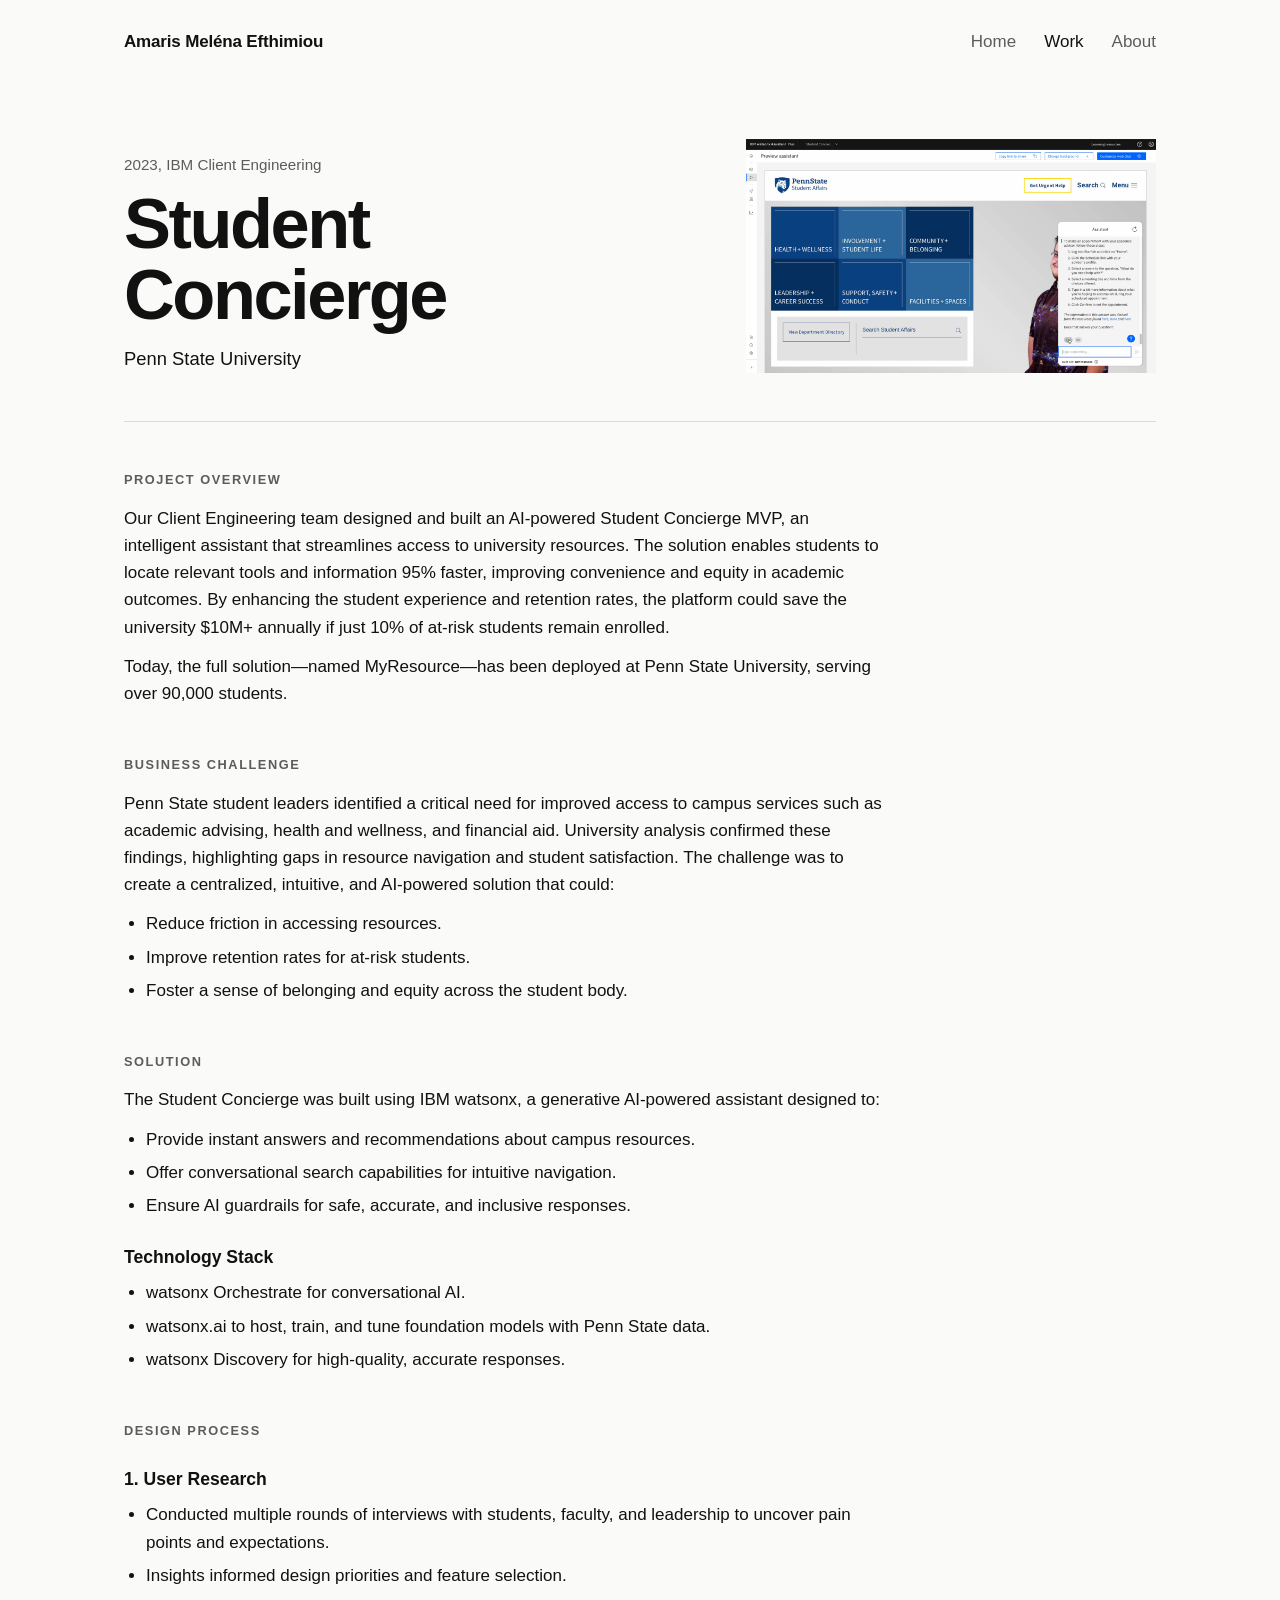
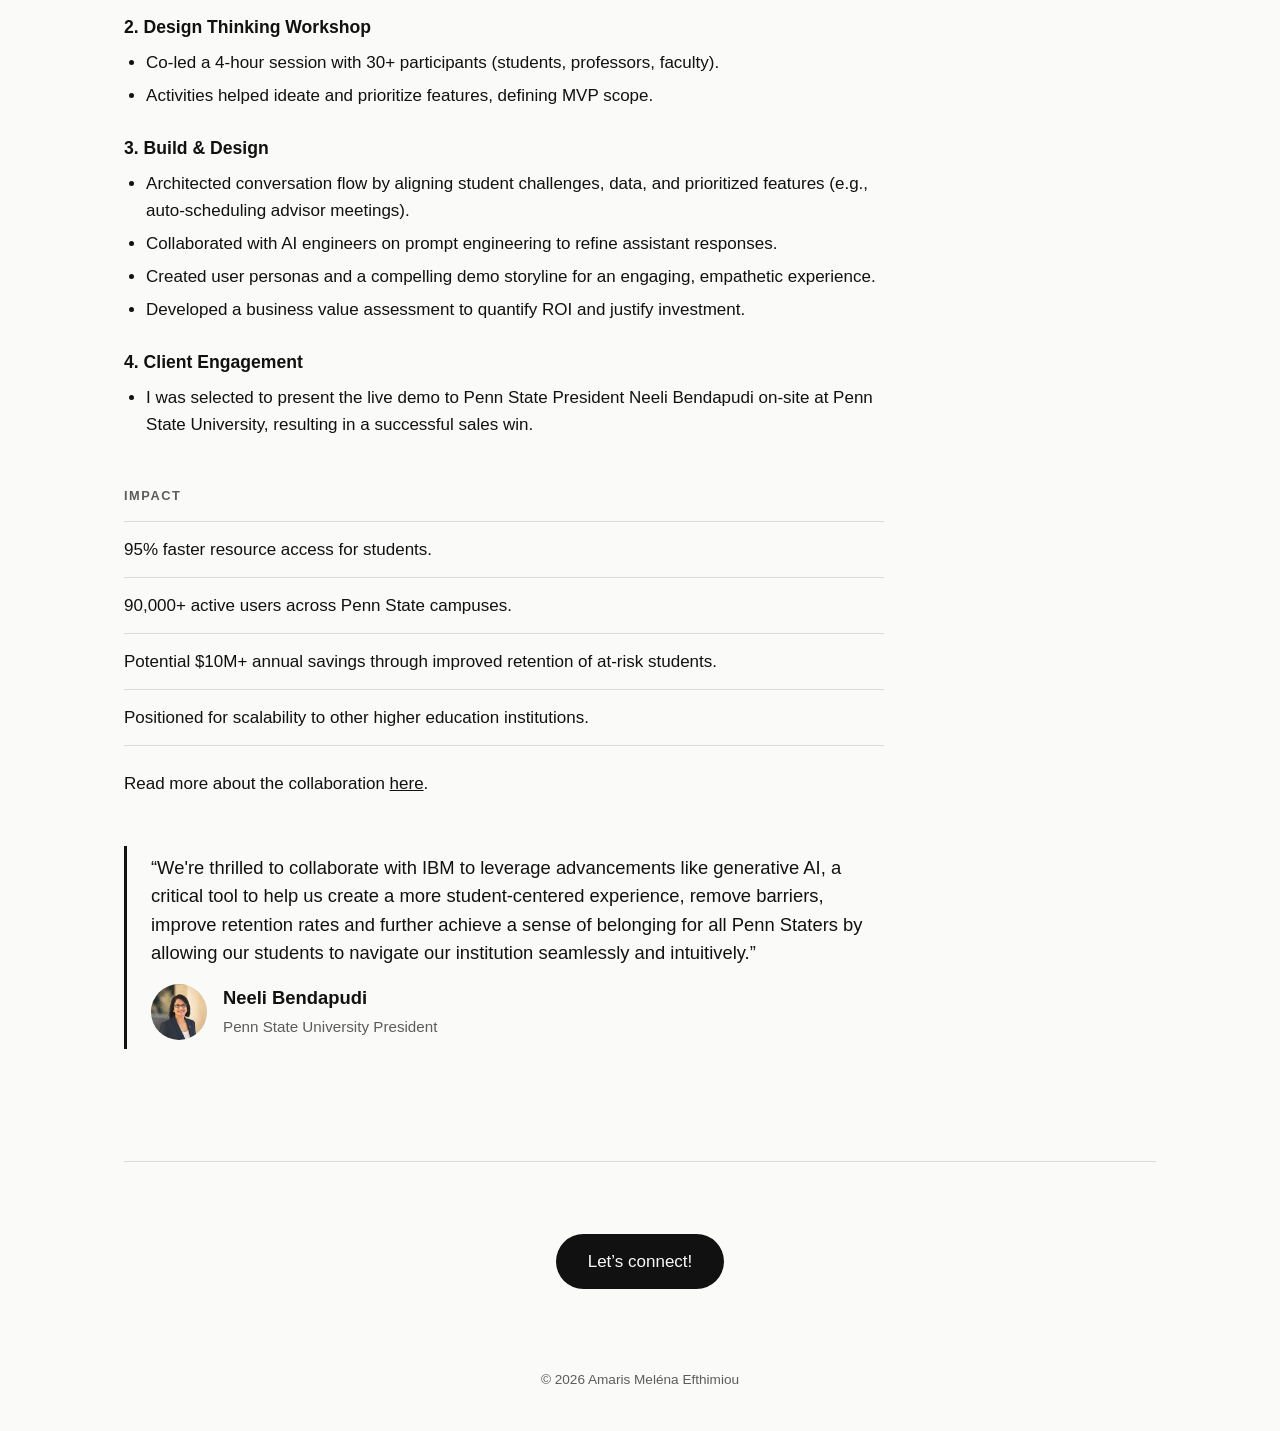
<file: student-concierge.html>
<!doctype html>
<html lang="en">
<head>
  <meta charset="utf-8">
  <meta name="viewport" content="width=device-width, initial-scale=1">
  <title>Student Concierge | Amaris Efthimiou</title>
  <meta name="description" content="An AI-powered digital concierge for Penn State students, built with IBM watsonx.">
     <link rel="icon" href="favicon.svg" type="image/svg+xml">
   <link rel="icon" href="favicon.ico" sizes="any">
   <link rel="apple-touch-icon" href="apple-touch-icon.png">
  <link rel="stylesheet" href="styles.css">
</head>
<body>
  <div class="wrap">
    <header class="site-header">
      <a class="site-name" href="index.html">Amaris Meléna Efthimiou</a>
      <nav class="site-nav">
        <a href="index.html">Home</a>
        <a href="work.html" aria-current="page">Work</a>
        <a href="about.html">About</a>
      </nav>
    </header>

    <main>
      <section class="case-head">
        <div>
          <p class="meta">2023, IBM Client Engineering</p>
          <h1>Student Concierge</h1>
          <p class="client">Penn State University</p>
        </div>
        <div class="art">
          <img src="assets/student-concierge-flower.png" alt="An illustrative sketch of a flower">
        </div>
      </section>

      <article class="case-body">
        <section>
          <h2>Project Overview</h2>
          <p>Our Client Engineering team designed and built an AI-powered Student Concierge MVP, an intelligent assistant that streamlines access to university resources. The solution enables students to locate relevant tools and information 95% faster, improving convenience and equity in academic outcomes. By enhancing the student experience and retention rates, the platform could save the university $10M+ annually if just 10% of at-risk students remain enrolled.</p>
          <p>Today, the full solution—named MyResource—has been deployed at Penn State University, serving over 90,000 students.</p>
        </section>

        <section>
          <h2>Business Challenge</h2>
          <p>Penn State student leaders identified a critical need for improved access to campus services such as academic advising, health and wellness, and financial aid. University analysis confirmed these findings, highlighting gaps in resource navigation and student satisfaction. The challenge was to create a centralized, intuitive, and AI-powered solution that could:</p>
          <ul>
            <li>Reduce friction in accessing resources.</li>
            <li>Improve retention rates for at-risk students.</li>
            <li>Foster a sense of belonging and equity across the student body.</li>
          </ul>
        </section>

        <section>
          <h2>Solution</h2>
          <p>The Student Concierge was built using IBM watsonx, a generative AI-powered assistant designed to:</p>
          <ul>
            <li>Provide instant answers and recommendations about campus resources.</li>
            <li>Offer conversational search capabilities for intuitive navigation.</li>
            <li>Ensure AI guardrails for safe, accurate, and inclusive responses.</li>
          </ul>
          <h3>Technology Stack</h3>
          <ul>
            <li>watsonx Orchestrate for conversational AI.</li>
            <li>watsonx.ai to host, train, and tune foundation models with Penn State data.</li>
            <li>watsonx Discovery for high-quality, accurate responses.</li>
          </ul>
        </section>

        <section>
          <h2>Design Process</h2>
          <h3>1. User Research</h3>
          <ul>
            <li>Conducted multiple rounds of interviews with students, faculty, and leadership to uncover pain points and expectations.</li>
            <li>Insights informed design priorities and feature selection.</li>
          </ul>
          <h3>2. Design Thinking Workshop</h3>
          <ul>
            <li>Co-led a 4-hour session with 30+ participants (students, professors, faculty).</li>
            <li>Activities helped ideate and prioritize features, defining MVP scope.</li>
          </ul>
          <h3>3. Build &amp; Design</h3>
          <ul>
            <li>Architected conversation flow by aligning student challenges, data, and prioritized features (e.g., auto-scheduling advisor meetings).</li>
            <li>Collaborated with AI engineers on prompt engineering to refine assistant responses.</li>
            <li>Created user personas and a compelling demo storyline for an engaging, empathetic experience.</li>
            <li>Developed a business value assessment to quantify ROI and justify investment.</li>
          </ul>
          <h3>4. Client Engagement</h3>
          <ul>
            <li>I was selected to present the live demo to Penn State President Neeli Bendapudi on-site at Penn State University, resulting in a successful sales win.</li>
          </ul>
        </section>

        <section>
          <h2>Impact</h2>
          <ul class="impact">
            <li>95% faster resource access for students.</li>
            <li>90,000+ active users across Penn State campuses.</li>
            <li>Potential $10M+ annual savings through improved retention of at-risk students.</li>
            <li>Positioned for scalability to other higher education institutions.</li>
          </ul>
          <p style="margin-top:24px">Read more about the collaboration <a href="https://newsroom.ibm.com/2025-02-17-penn-state-taps-ibm-to-develop-ai-virtual-assistant-to-foster-success-for-student-body" target="_blank" rel="noopener">here</a>.</p>
        </section>

        <blockquote>
          “We're thrilled to collaborate with IBM to leverage advancements like generative AI, a critical tool to help us create a more student-centered experience, remove barriers, improve retention rates and further achieve a sense of belonging for all Penn Staters by allowing our students to navigate our institution seamlessly and intuitively.”
          <div class="quote-by">
            <img src="assets/neeli-bendapudi.png" alt="Neeli Bendapudi">
            <div><strong>Neeli Bendapudi</strong><span>Penn State University President</span></div>
          </div>
        </blockquote>
      </article>
    </main>

    <section class="cta">
      <a class="btn" href="https://www.linkedin.com/in/amarisefthimiou/" target="_blank" rel="noopener">Let’s connect!</a>
    </section>
    <footer class="site-footer">© 2026 Amaris Meléna Efthimiou</footer>
  </div>
</body>
</html>
</file>
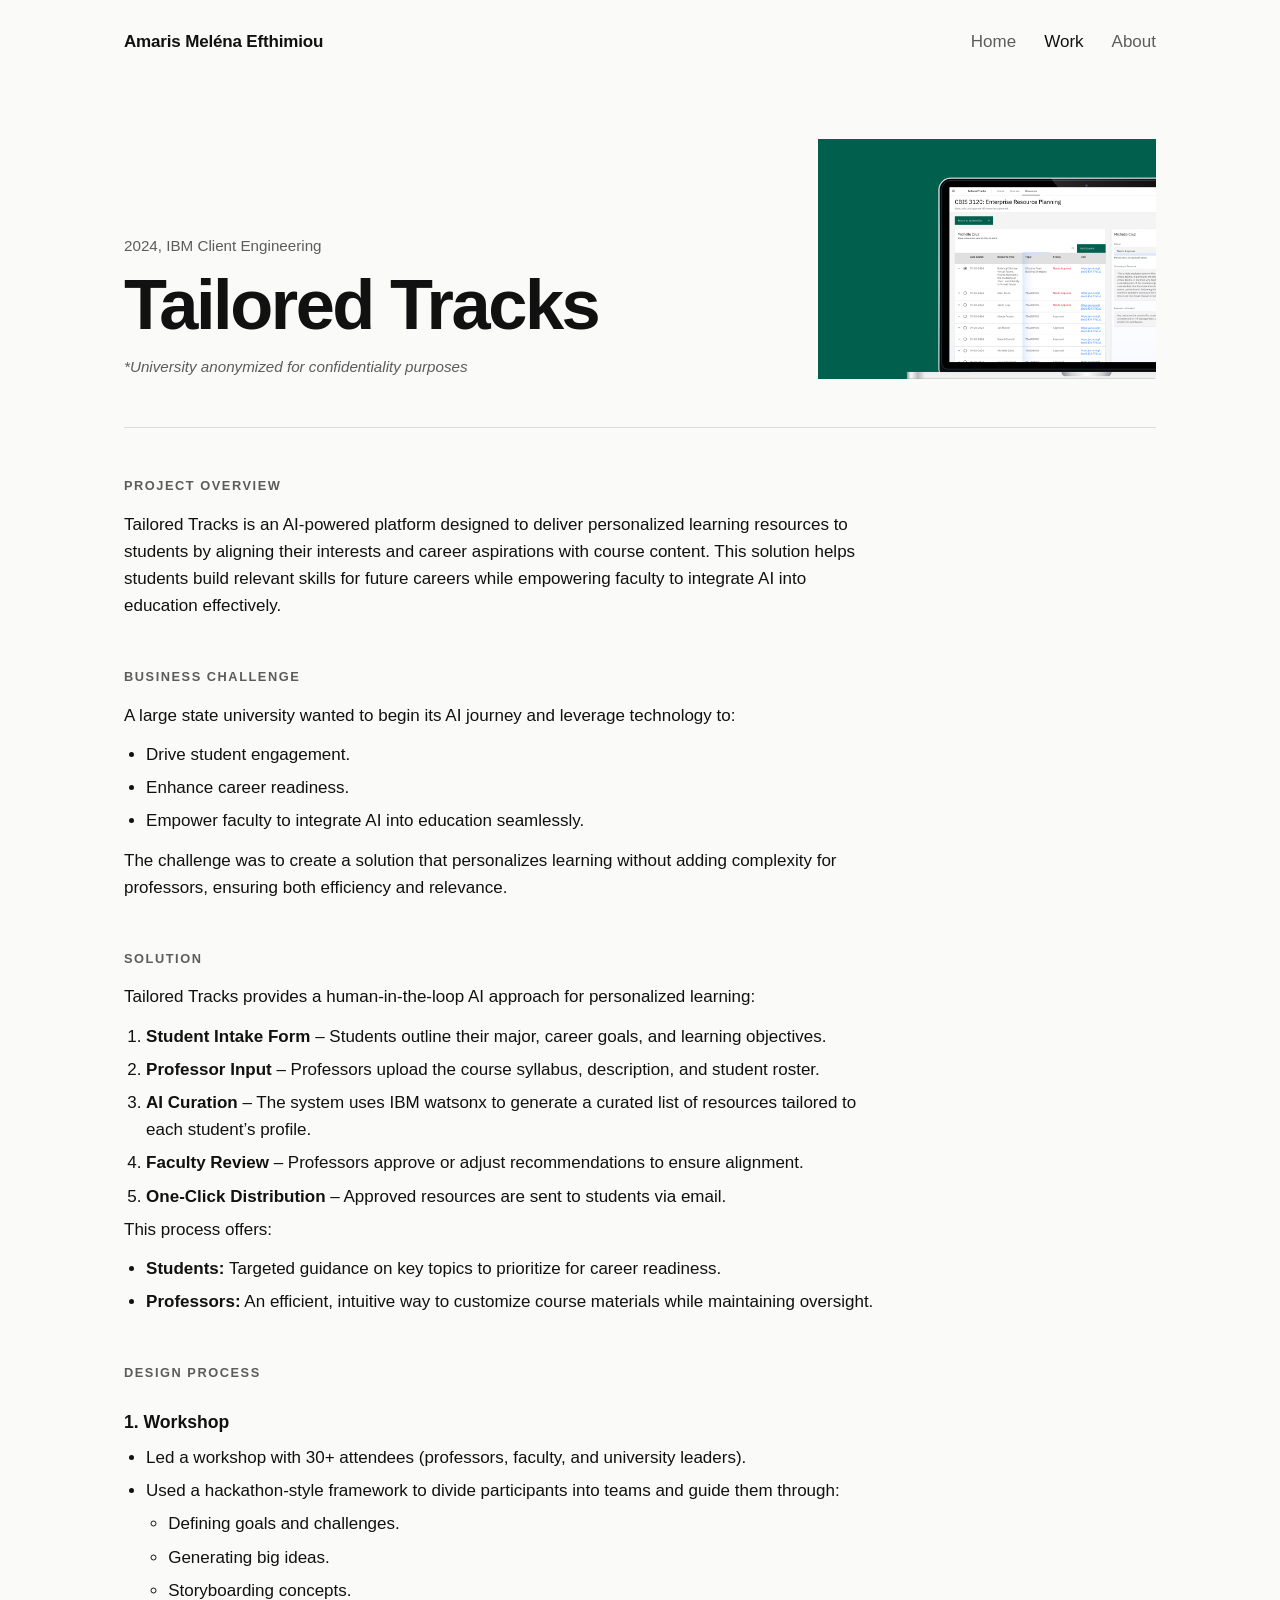
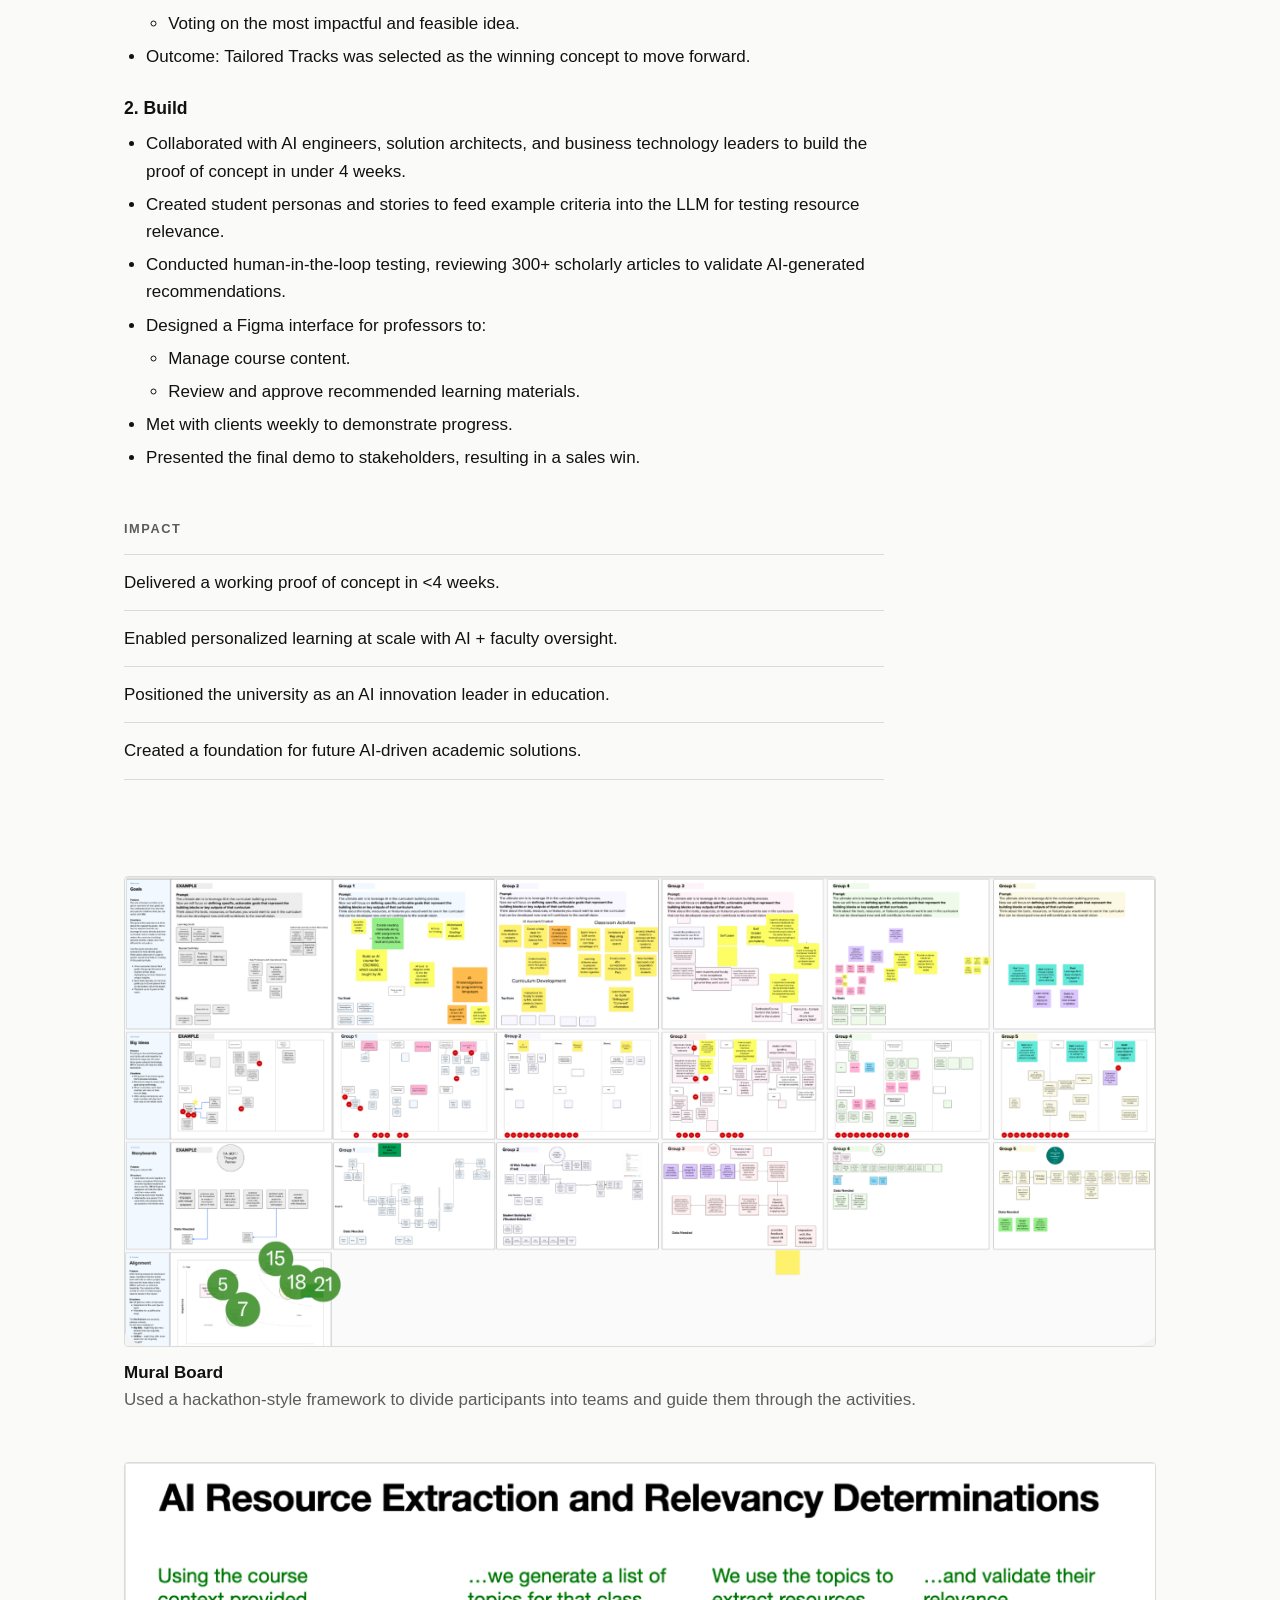
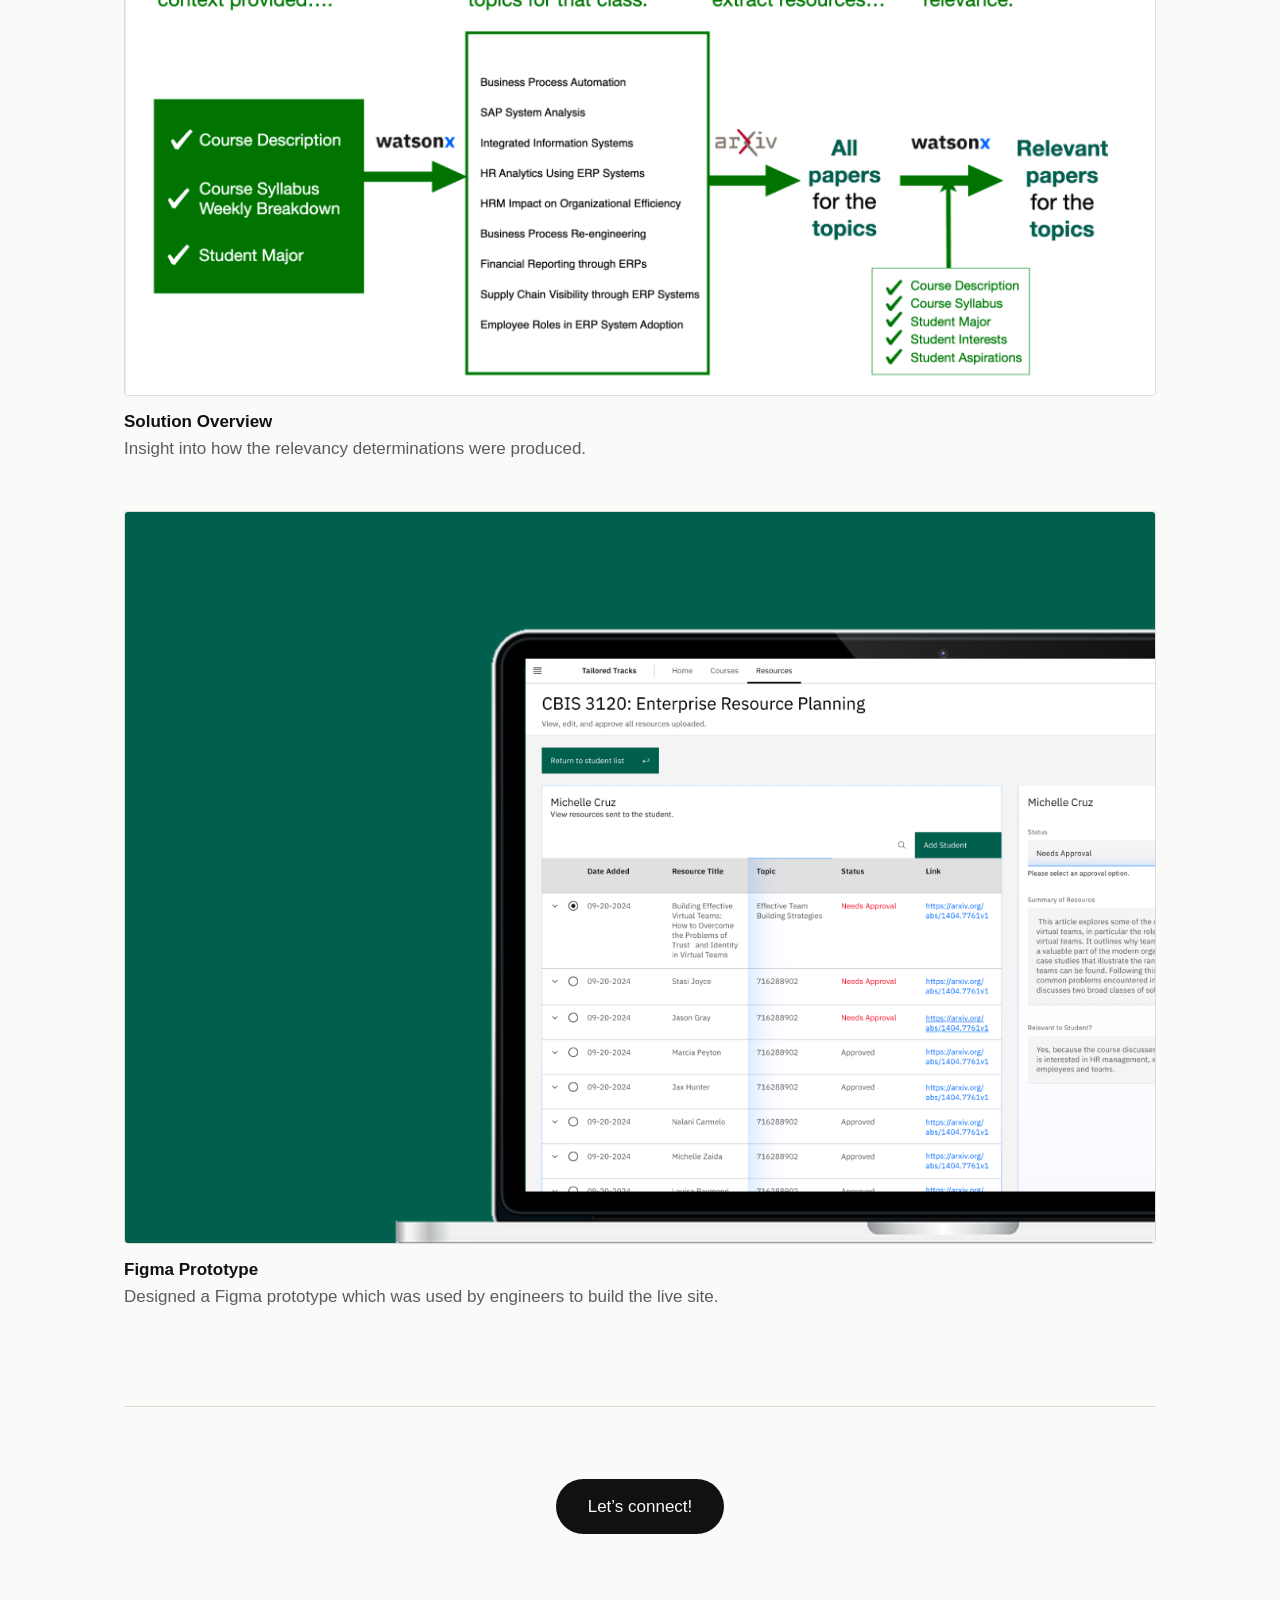
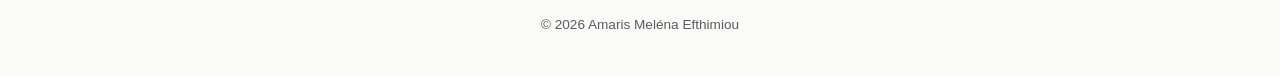
<file: tailored-tracks.html>
<!doctype html>
<html lang="en">
<head>
  <meta charset="utf-8">
  <meta name="viewport" content="width=device-width, initial-scale=1">
  <title>Tailored Tracks | Amaris Efthimiou</title>
  <meta name="description" content="An AI-powered platform that personalizes learning by matching students’ goals with curated course resources.">
     <link rel="icon" href="favicon.svg" type="image/svg+xml">
   <link rel="icon" href="favicon.ico" sizes="any">
   <link rel="apple-touch-icon" href="apple-touch-icon.png">
  <link rel="stylesheet" href="styles.css">
</head>
<body>
  <div class="wrap">
    <header class="site-header">
      <a class="site-name" href="index.html">Amaris Meléna Efthimiou</a>
      <nav class="site-nav">
        <a href="index.html">Home</a>
        <a href="work.html" aria-current="page">Work</a>
        <a href="about.html">About</a>
      </nav>
    </header>

    <main>
      <section class="case-head">
        <div>
          <p class="meta">2024, IBM Client Engineering</p>
          <h1>Tailored Tracks</h1>
          <p class="note">*University anonymized for confidentiality purposes</p>
        </div>
        <div class="art">
          <img src="assets/tailored-tracks-flower.png" alt="An illustrative sketch of a flower">
        </div>
      </section>

      <article class="case-body">
        <section>
          <h2>Project Overview</h2>
          <p>Tailored Tracks is an AI-powered platform designed to deliver personalized learning resources to students by aligning their interests and career aspirations with course content. This solution helps students build relevant skills for future careers while empowering faculty to integrate AI into education effectively.</p>
        </section>

        <section>
          <h2>Business Challenge</h2>
          <p>A large state university wanted to begin its AI journey and leverage technology to:</p>
          <ul>
            <li>Drive student engagement.</li>
            <li>Enhance career readiness.</li>
            <li>Empower faculty to integrate AI into education seamlessly.</li>
          </ul>
          <p>The challenge was to create a solution that personalizes learning without adding complexity for professors, ensuring both efficiency and relevance.</p>
        </section>

        <section>
          <h2>Solution</h2>
          <p>Tailored Tracks provides a human-in-the-loop AI approach for personalized learning:</p>
          <ol>
            <li><strong>Student Intake Form</strong> – Students outline their major, career goals, and learning objectives.</li>
            <li><strong>Professor Input</strong> – Professors upload the course syllabus, description, and student roster.</li>
            <li><strong>AI Curation</strong> – The system uses IBM watsonx to generate a curated list of resources tailored to each student’s profile.</li>
            <li><strong>Faculty Review</strong> – Professors approve or adjust recommendations to ensure alignment.</li>
            <li><strong>One-Click Distribution</strong> – Approved resources are sent to students via email.</li>
          </ol>
          <p>This process offers:</p>
          <ul>
            <li><strong>Students:</strong> Targeted guidance on key topics to prioritize for career readiness.</li>
            <li><strong>Professors:</strong> An efficient, intuitive way to customize course materials while maintaining oversight.</li>
          </ul>
        </section>

        <section>
          <h2>Design Process</h2>
          <h3>1. Workshop</h3>
          <ul>
            <li>Led a workshop with 30+ attendees (professors, faculty, and university leaders).</li>
            <li>Used a hackathon-style framework to divide participants into teams and guide them through:
              <ul>
                <li>Defining goals and challenges.</li>
                <li>Generating big ideas.</li>
                <li>Storyboarding concepts.</li>
                <li>Voting on the most impactful and feasible idea.</li>
              </ul>
            </li>
            <li>Outcome: Tailored Tracks was selected as the winning concept to move forward.</li>
          </ul>
          <h3>2. Build</h3>
          <ul>
            <li>Collaborated with AI engineers, solution architects, and business technology leaders to build the proof of concept in under 4 weeks.</li>
            <li>Created student personas and stories to feed example criteria into the LLM for testing resource relevance.</li>
            <li>Conducted human-in-the-loop testing, reviewing 300+ scholarly articles to validate AI-generated recommendations.</li>
            <li>Designed a Figma interface for professors to:
              <ul>
                <li>Manage course content.</li>
                <li>Review and approve recommended learning materials.</li>
              </ul>
            </li>
            <li>Met with clients weekly to demonstrate progress.</li>
            <li>Presented the final demo to stakeholders, resulting in a sales win.</li>
          </ul>
        </section>

        <section>
          <h2>Impact</h2>
          <ul class="impact">
            <li>Delivered a working proof of concept in &lt;4 weeks.</li>
            <li>Enabled personalized learning at scale with AI + faculty oversight.</li>
            <li>Positioned the university as an AI innovation leader in education.</li>
            <li>Created a foundation for future AI-driven academic solutions.</li>
          </ul>
        </section>
      </article>

      <section class="gallery">
        <figure>
          <img src="assets/tailored-tracks-mural.png" alt="Mural board from the hackathon-style workshop">
          <figcaption><strong>Mural Board</strong><span>Used a hackathon-style framework to divide participants into teams and guide them through the activities.</span></figcaption>
        </figure>
        <figure>
          <img src="assets/tailored-tracks-solution.png" alt="Solution overview diagram">
          <figcaption><strong>Solution Overview</strong><span>Insight into how the relevancy determinations were produced.</span></figcaption>
        </figure>
        <figure>
          <img src="assets/tailored-tracks-figma.png" alt="Figma prototype of the professor interface">
          <figcaption><strong>Figma Prototype</strong><span>Designed a Figma prototype which was used by engineers to build the live site.</span></figcaption>
        </figure>
      </section>
    </main>

    <section class="cta">
      <a class="btn" href="https://www.linkedin.com/in/amarisefthimiou/" target="_blank" rel="noopener">Let’s connect!</a>
    </section>
    <footer class="site-footer">© 2026 Amaris Meléna Efthimiou</footer>
  </div>
</body>
</html>
</file>
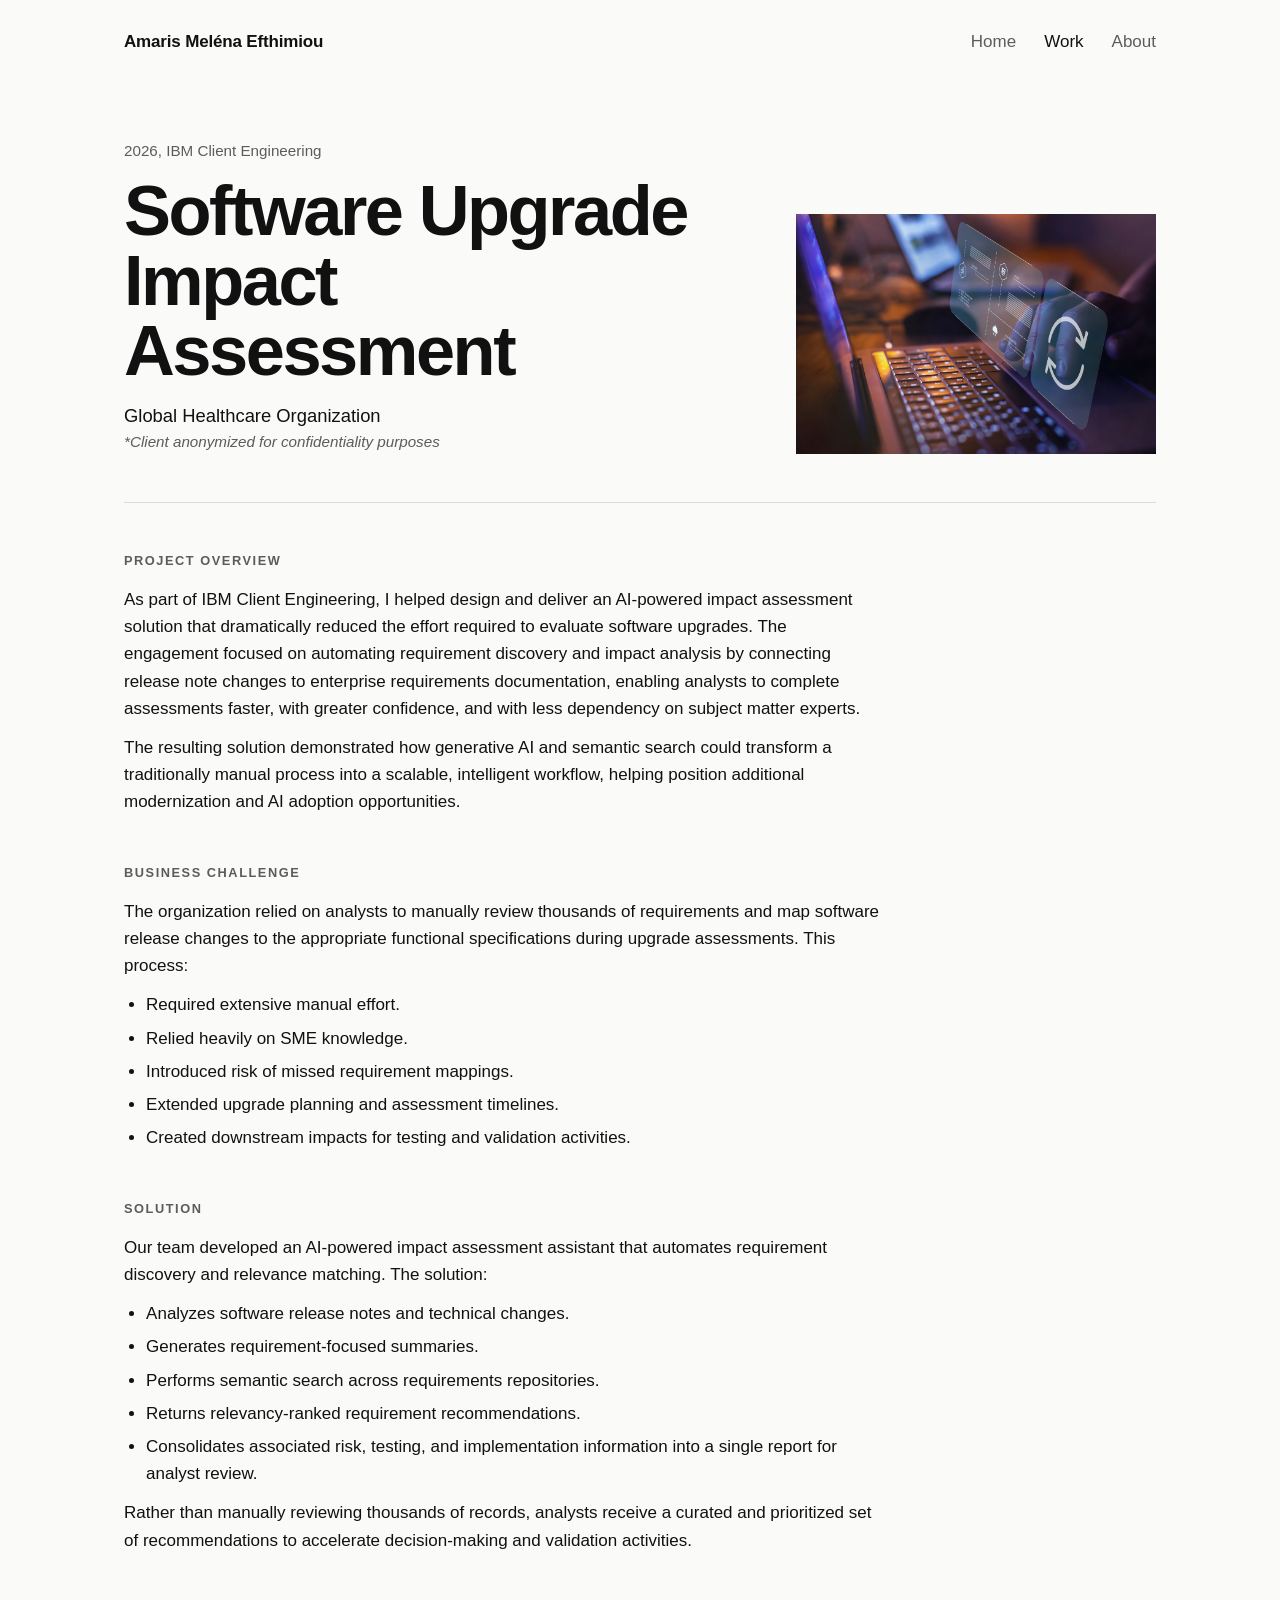
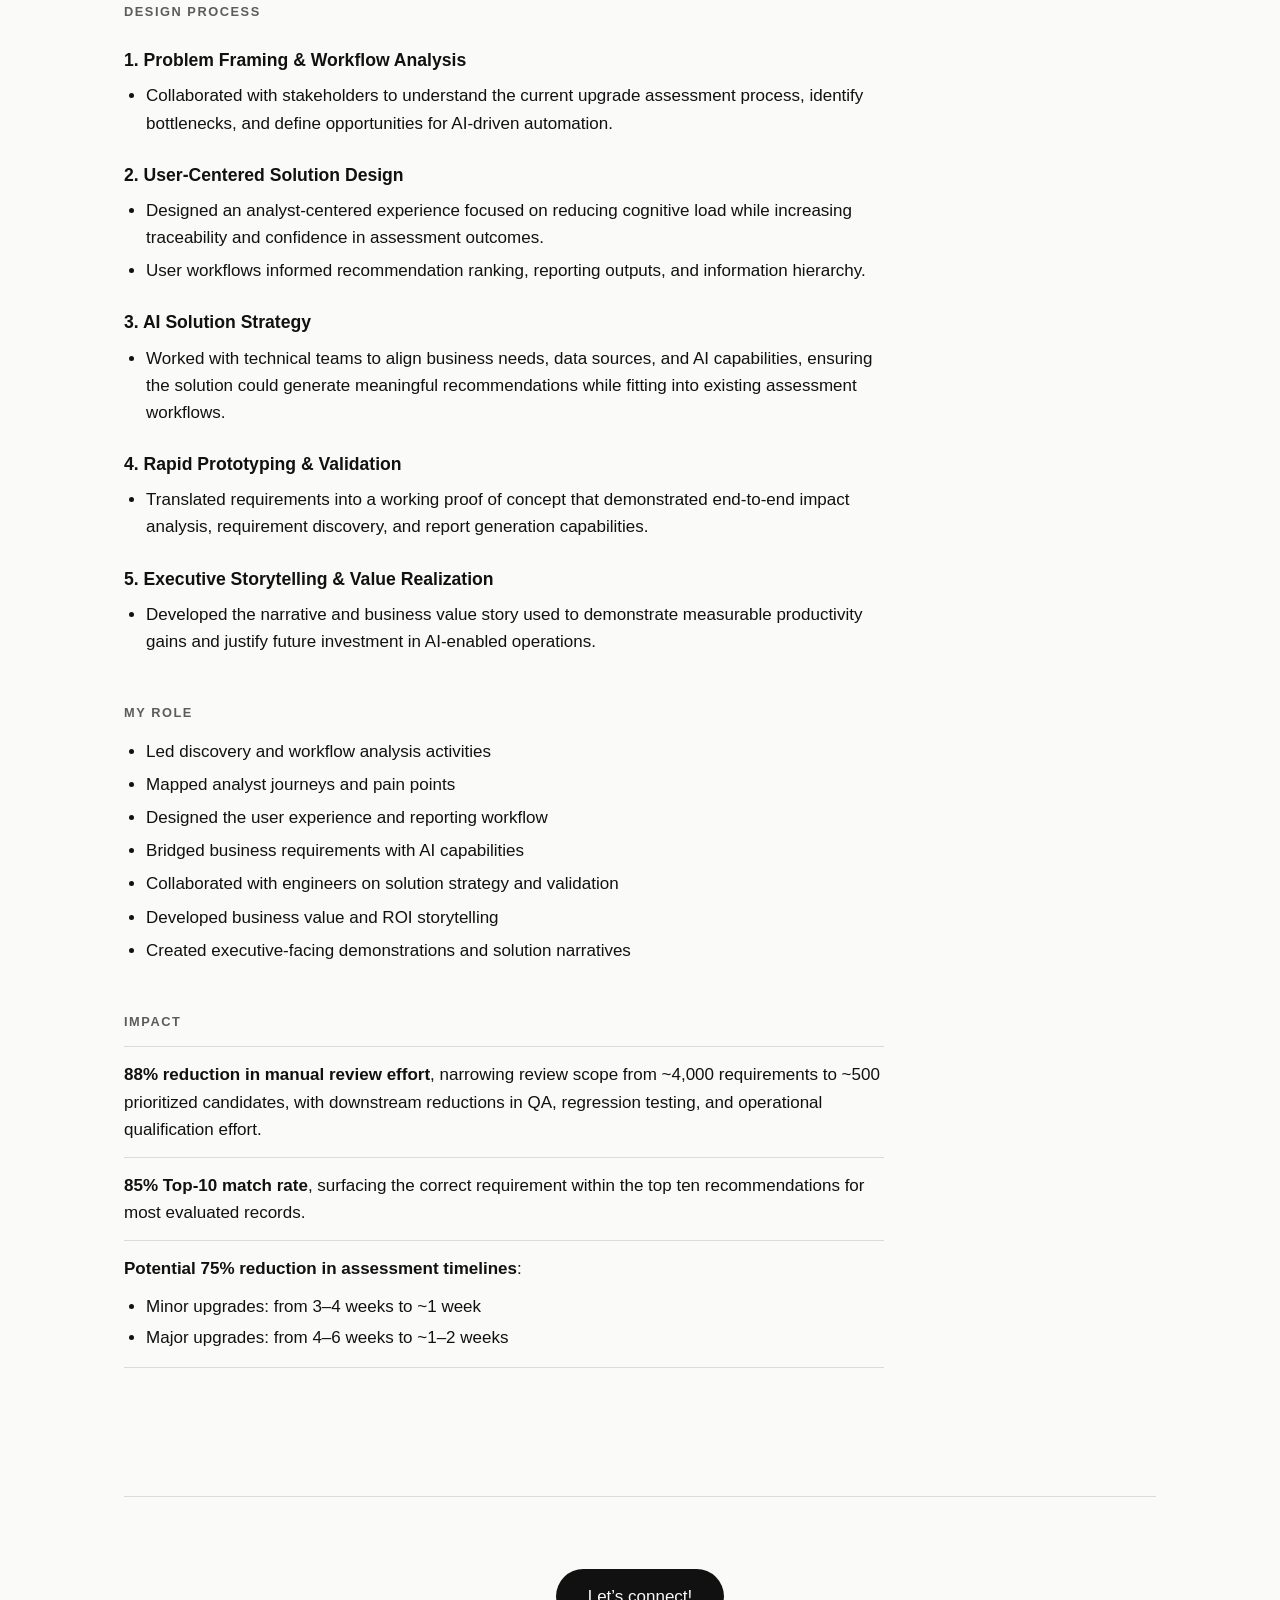
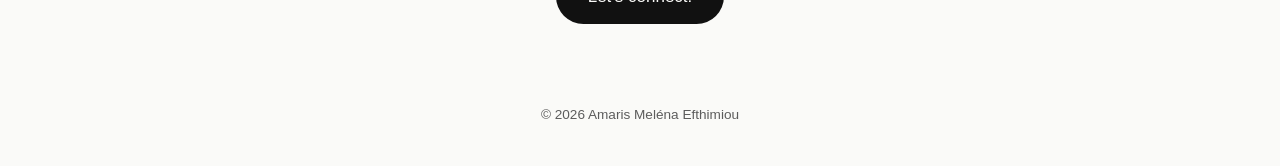
<file: upgrade-impact-assessment.html>
<!doctype html>
<html lang="en">
<head>
  <meta charset="utf-8">
  <meta name="viewport" content="width=device-width, initial-scale=1">
  <title>Upgrade Impact Assessment | Amaris Efthimiou</title>
  <meta name="description" content="An AI-powered impact assessment solution that uses semantic search to automate software upgrade assessments, cutting manual review effort by 88%.">
  <link rel="icon" href="favicon.svg" type="image/svg+xml">
  <link rel="icon" href="favicon.ico" sizes="any">
  <link rel="apple-touch-icon" href="apple-touch-icon.png">
  <link rel="stylesheet" href="styles.css">
</head>
<body>
  <div class="wrap">
    <header class="site-header">
      <a class="site-name" href="index.html">Amaris Meléna Efthimiou</a>
      <nav class="site-nav">
        <a href="index.html">Home</a>
        <a href="work.html" aria-current="page">Work</a>
        <a href="about.html">About</a>
      </nav>
    </header>

    <main>
      <section class="case-head">
        <div>
          <p class="meta">2026, IBM Client Engineering</p>
          <h1>Software Upgrade Impact Assessment</h1>
          <p class="client">Global Healthcare Organization</p>
          <p class="note">*Client anonymized for confidentiality purposes</p>
        </div>
        <div class="art">
          <img src="assets/impact-assess.png" alt="An illustrative sketch of a flower">
        </div>
      </section>

      <article class="case-body">
        <section>
          <h2>Project Overview</h2>
          <p>As part of IBM Client Engineering, I helped design and deliver an AI-powered impact assessment solution that dramatically reduced the effort required to evaluate software upgrades. The engagement focused on automating requirement discovery and impact analysis by connecting release note changes to enterprise requirements documentation, enabling analysts to complete assessments faster, with greater confidence, and with less dependency on subject matter experts.</p>
          <p>The resulting solution demonstrated how generative AI and semantic search could transform a traditionally manual process into a scalable, intelligent workflow, helping position additional modernization and AI adoption opportunities.</p>
        </section>

        <section>
          <h2>Business Challenge</h2>
          <p>The organization relied on analysts to manually review thousands of requirements and map software release changes to the appropriate functional specifications during upgrade assessments. This process:</p>
          <ul>
            <li>Required extensive manual effort.</li>
            <li>Relied heavily on SME knowledge.</li>
            <li>Introduced risk of missed requirement mappings.</li>
            <li>Extended upgrade planning and assessment timelines.</li>
            <li>Created downstream impacts for testing and validation activities.</li>
          </ul>
        </section>

        <section>
          <h2>Solution</h2>
          <p>Our team developed an AI-powered impact assessment assistant that automates requirement discovery and relevance matching. The solution:</p>
          <ul>
            <li>Analyzes software release notes and technical changes.</li>
            <li>Generates requirement-focused summaries.</li>
            <li>Performs semantic search across requirements repositories.</li>
            <li>Returns relevancy-ranked requirement recommendations.</li>
            <li>Consolidates associated risk, testing, and implementation information into a single report for analyst review.</li>
          </ul>
          <p>Rather than manually reviewing thousands of records, analysts receive a curated and prioritized set of recommendations to accelerate decision-making and validation activities.</p>
        </section>

        <section>
          <h2>Design Process</h2>
          <h3>1. Problem Framing &amp; Workflow Analysis</h3>
          <ul>
            <li>Collaborated with stakeholders to understand the current upgrade assessment process, identify bottlenecks, and define opportunities for AI-driven automation.</li>
          </ul>
          <h3>2. User-Centered Solution Design</h3>
          <ul>
            <li>Designed an analyst-centered experience focused on reducing cognitive load while increasing traceability and confidence in assessment outcomes.</li>
            <li>User workflows informed recommendation ranking, reporting outputs, and information hierarchy.</li>
          </ul>
          <h3>3. AI Solution Strategy</h3>
          <ul>
            <li>Worked with technical teams to align business needs, data sources, and AI capabilities, ensuring the solution could generate meaningful recommendations while fitting into existing assessment workflows.</li>
          </ul>
          <h3>4. Rapid Prototyping &amp; Validation</h3>
          <ul>
            <li>Translated requirements into a working proof of concept that demonstrated end-to-end impact analysis, requirement discovery, and report generation capabilities.</li>
          </ul>
          <h3>5. Executive Storytelling &amp; Value Realization</h3>
          <ul>
            <li>Developed the narrative and business value story used to demonstrate measurable productivity gains and justify future investment in AI-enabled operations.</li>
          </ul>
        </section>

        <section>
          <h2>My Role</h2>
          <ul>
            <li>Led discovery and workflow analysis activities</li>
            <li>Mapped analyst journeys and pain points</li>
            <li>Designed the user experience and reporting workflow</li>
            <li>Bridged business requirements with AI capabilities</li>
            <li>Collaborated with engineers on solution strategy and validation</li>
            <li>Developed business value and ROI storytelling</li>
            <li>Created executive-facing demonstrations and solution narratives</li>
          </ul>
        </section>

        <section>
          <h2>Impact</h2>
          <ul class="impact">
            <li><strong>88% reduction in manual review effort</strong>, narrowing review scope from ~4,000 requirements to ~500 prioritized candidates, with downstream reductions in QA, regression testing, and operational qualification effort.</li>
            <li><strong>85% Top-10 match rate</strong>, surfacing the correct requirement within the top ten recommendations for most evaluated records.</li>
            <li><strong>Potential 75% reduction in assessment timelines</strong>:
              <ul>
                <li>Minor upgrades: from 3–4 weeks to ~1 week</li>
                <li>Major upgrades: from 4–6 weeks to ~1–2 weeks</li>
              </ul>
            </li>
          </ul>
        </section>
      </article>
    </main>

    <section class="cta">
      <a class="btn" href="https://www.linkedin.com/in/amarisefthimiou/" target="_blank" rel="noopener">Let’s connect!</a>
    </section>
    <footer class="site-footer">© 2026 Amaris Meléna Efthimiou</footer>
  </div>
  <script src="sparkle.js"></script>
</body>
</html>
</file>
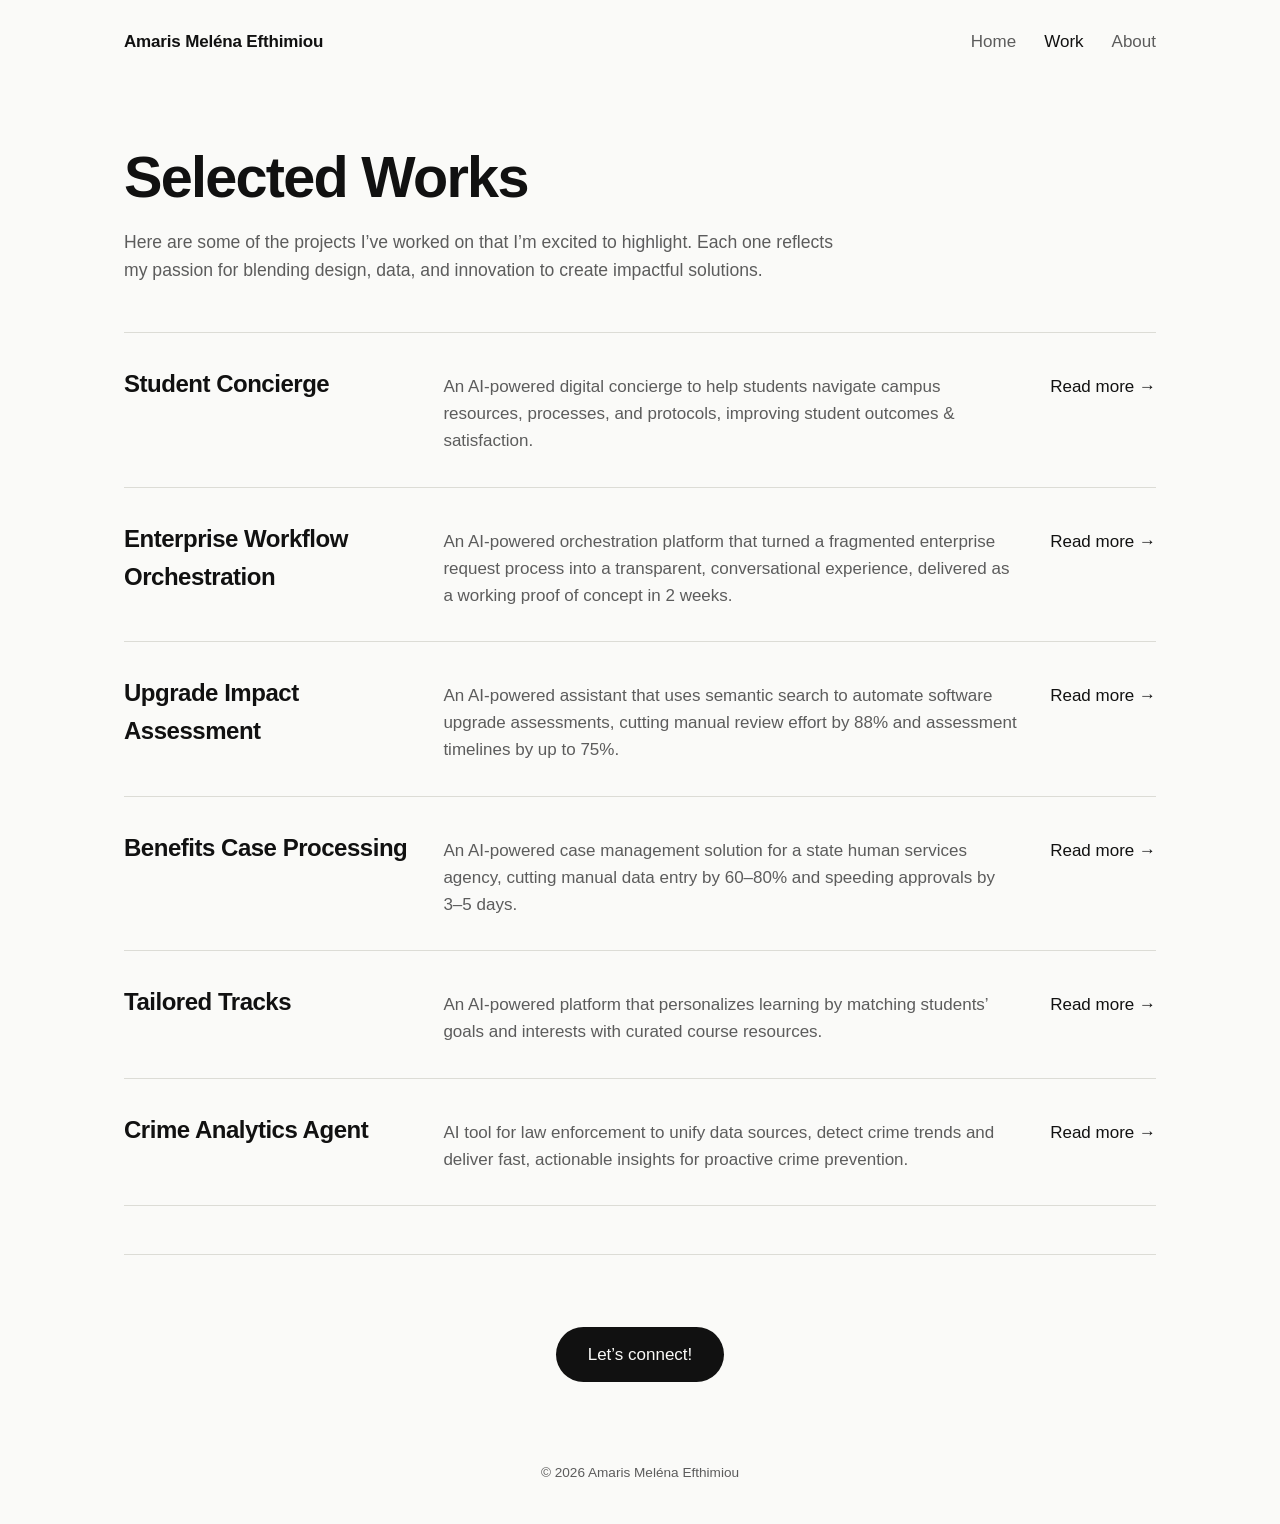
<file: work.html>
<!doctype html>
<html lang="en">
<head>
  <meta charset="utf-8">
  <meta name="viewport" content="width=device-width, initial-scale=1">
  <title>Work | Amaris Efthimiou</title>
  <meta name="description" content="This page showcases a collection of innovative projects I’ve contributed to—spanning AI-driven solutions, user-centered design, and collaborative initiatives. Each project reflects my focus on creating impactful, practical experiences that solve real-world challenges.">
     <link rel="icon" href="favicon.svg" type="image/svg+xml">
   <link rel="icon" href="favicon.ico" sizes="any">
   <link rel="apple-touch-icon" href="apple-touch-icon.png">
  <link rel="stylesheet" href="styles.css">
</head>
<body>
  <div class="wrap">
    <header class="site-header">
      <a class="site-name" href="index.html">Amaris Meléna Efthimiou</a>
      <nav class="site-nav">
        <a href="index.html">Home</a>
        <a href="work.html" aria-current="page">Work</a>
        <a href="about.html">About</a>
      </nav>
    </header>

    <main>
      <section class="page-intro">
        <h1>Selected Works</h1>
        <p>Here are some of the projects I’ve worked on that I’m excited to highlight. Each one reflects my passion for blending design, data, and innovation to create impactful solutions.</p>
      </section>

      <ul class="projects">
        <li><a href="student-concierge.html">
          <h3>Student Concierge</h3>
          <p>An AI-powered digital concierge to help students navigate campus resources, processes, and protocols, improving student outcomes &amp; satisfaction.</p>
          <span class="arrow">Read more →</span>
        <li><a href="enterprise-workflow-orchestration.html">
          <h3>Enterprise Workflow Orchestration</h3>
          <p>An AI-powered orchestration platform that turned a fragmented enterprise request process into a transparent, conversational experience, delivered as a working proof of concept in 2 weeks.</p>
          <span class="arrow">Read more →</span>
        </a></li>
        </a></li>
        <li><a href="upgrade-impact-assessment.html">
          <h3>Upgrade Impact Assessment</h3>
          <p>An AI-powered assistant that uses semantic search to automate software upgrade assessments, cutting manual review effort by 88% and assessment timelines by up to 75%.</p>
          <span class="arrow">Read more →</span>
        </a></li>
         <li><a href="benefits-case-processing.html">
          <h3>Benefits Case Processing</h3>
          <p>An AI-powered case management solution for a state human services agency, cutting manual data entry by 60–80% and speeding approvals by 3–5 days.</p>
          <span class="arrow">Read more →</span>
        </a></li>
        <li><a href="tailored-tracks.html">
          <h3>Tailored Tracks</h3>
          <p>An AI-powered platform that personalizes learning by matching students’ goals and interests with curated course resources.</p>
          <span class="arrow">Read more →</span>
        </a></li>
        <li><a href="crime-analytics-agent.html">
          <h3>Crime Analytics Agent</h3>
          <p>AI tool for law enforcement to unify data sources, detect crime trends and deliver fast, actionable insights for proactive crime prevention.</p>
          <span class="arrow">Read more →</span>
        </a></li>
      </ul>
    </main>

    <section class="cta">
      <a class="btn" href="https://www.linkedin.com/in/amarisefthimiou/" target="_blank" rel="noopener">Let’s connect!</a>
    </section>
    <footer class="site-footer">© 2026 Amaris Meléna Efthimiou</footer>
  </div>
     <script src="sparkle.js"></script>
</body>
</html>
</file>
<file: styles.css>
:root {
  --bg: #fafaf8;
  --text: #111111;
  --muted: #5c5c5c;
  --rule: #dcdcd6;
  --accent: #111111;
  --max: 1080px;
  --font: "Helvetica Neue", Helvetica, Arial, sans-serif;
}

* { box-sizing: border-box; margin: 0; padding: 0; }

html { scroll-behavior: smooth; }

body {
  background: var(--bg);
  color: var(--text);
  font-family: var(--font);
  font-size: 17px;
  line-height: 1.6;
  -webkit-font-smoothing: antialiased;
}

a { color: inherit; }
img { max-width: 100%; display: block; }

.wrap { max-width: var(--max); margin: 0 auto; padding: 0 24px; }

/* Header */
.site-header {
  display: flex;
  justify-content: space-between;
  align-items: center;
  padding: 28px 0;
  gap: 16px;
  flex-wrap: wrap;
}
.site-name { font-weight: 700; text-decoration: none; letter-spacing: -0.01em; }
.site-nav { display: flex; gap: 28px; }
.site-nav a { text-decoration: none; color: var(--muted); transition: color .15s; }
.site-nav a:hover, .site-nav a[aria-current="page"] { color: var(--text); }

/* Hero */
.hero {
  display: grid;
  grid-template-columns: 1.3fr 1fr;
  gap: 56px;
  align-items: center;
  padding: 64px 0 80px;
}
.hero h1 {
  font-size: clamp(2.4rem, 5.5vw, 4.2rem);
  line-height: 1.05;
  letter-spacing: -0.03em;
  font-weight: 700;
  margin-bottom: 24px;
}
.hero p { font-size: 1.15rem; color: var(--muted); max-width: 520px; }
.tags { margin-top: 24px; font-size: .95rem; font-weight: 500; letter-spacing: .01em; }
.hero-img img { border-radius: 4px; width: 100%; object-fit: cover; }

/* Section labels */
.eyebrow {
  font-size: .8rem;
  text-transform: uppercase;
  letter-spacing: .12em;
  color: var(--muted);
  margin-bottom: 20px;
}

/* Project list */
.projects { list-style: none; border-top: 1px solid var(--rule); }
.projects li { border-bottom: 1px solid var(--rule); }
.projects a {
  display: grid;
  grid-template-columns: 1fr 2fr auto;
  gap: 32px;
  align-items: baseline;
  padding: 32px 0;
  text-decoration: none;
  transition: padding-left .2s;
}
.projects a:hover { padding-left: 12px; }
.projects h3 { font-size: 1.5rem; letter-spacing: -0.02em; font-weight: 700; }
.projects p { color: var(--muted); }
.projects .arrow { white-space: nowrap; font-weight: 500; }

.more { display: inline-block; margin-top: 28px; font-weight: 500; text-decoration: none; border-bottom: 1px solid currentColor; }

/* Page intro */
.page-intro { padding: 64px 0 48px; max-width: 720px; }
.page-intro h1 {
  font-size: clamp(2.2rem, 5vw, 3.6rem);
  letter-spacing: -0.03em;
  line-height: 1.05;
  margin-bottom: 20px;
}
.page-intro p { color: var(--muted); font-size: 1.1rem; }

/* About */
.about { display: grid; grid-template-columns: 1fr 1.4fr; gap: 56px; padding: 32px 0 64px; align-items: start; }
.about img { border-radius: 4px; }
.about h2 { font-size: 1.6rem; letter-spacing: -0.02em; margin-bottom: 16px; }
.about h3 { font-size: 1.15rem; margin: 36px 0 10px; }
.about p + p { margin-top: 16px; }
.about .links { margin-top: 20px; font-weight: 500; }
.about .links a { text-decoration: none; border-bottom: 1px solid currentColor; }

/* Case study */
.case-head { display: grid; grid-template-columns: 1.4fr 1fr; gap: 48px; align-items: end; padding: 56px 0 48px; border-bottom: 1px solid var(--rule); }
.case-head .meta { color: var(--muted); font-size: .95rem; margin-bottom: 12px; }
.case-head h1 { font-size: clamp(2.4rem, 6vw, 4.4rem); line-height: 1; letter-spacing: -0.035em; margin-bottom: 14px; }
.case-head .client { font-size: 1.15rem; }
.case-head .note { font-style: italic; color: var(--muted); font-size: .95rem; }
.case-head .art { display: flex; gap: 16px; justify-content: flex-end; }
.case-head .art img { max-height: 240px; width: auto; }

.case-body { max-width: 760px; padding: 48px 0 32px; }
.case-body section { margin-bottom: 48px; }
.case-body h2 {
  font-size: .8rem;
  text-transform: uppercase;
  letter-spacing: .12em;
  color: var(--muted);
  font-weight: 600;
  margin-bottom: 14px;
}
.case-body h3 { font-size: 1.1rem; margin: 24px 0 8px; }
.case-body p + p, .case-body p + ul, .case-body ul + p, .case-body p + ol { margin-top: 12px; }
.case-body ul, .case-body ol { padding-left: 1.3em; }
.case-body li { margin: 6px 0; }
.case-body li ul { margin-top: 6px; }

.impact { list-style: none; padding: 0 !important; display: grid; gap: 0; border-top: 1px solid var(--rule); }
.impact li { padding: 14px 0; border-bottom: 1px solid var(--rule); margin: 0 !important; }

blockquote {
  border-left: 3px solid var(--text);
  padding: 8px 0 8px 24px;
  margin: 32px 0;
  font-size: 1.15rem;
  line-height: 1.55;
}
.quote-by { display: flex; align-items: center; gap: 16px; margin-top: 16px; }
.quote-by img { width: 56px; height: 56px; border-radius: 50%; object-fit: cover; }
.quote-by strong { display: block; }
.quote-by span { color: var(--muted); font-size: .95rem; }

.gallery { display: grid; gap: 48px; padding: 16px 0 48px; }
.gallery figure { margin: 0; }
.gallery img { border: 1px solid var(--rule); border-radius: 4px; width: 100%; }
.gallery figcaption { margin-top: 12px; }
.gallery figcaption strong { display: block; }
.gallery figcaption span { color: var(--muted); }

/* Footer CTA */
.cta { padding: 72px 0 56px; border-top: 1px solid var(--rule); margin-top: 48px; text-align: center; }
.btn {
  display: inline-block;
  background: var(--accent);
  color: var(--bg);
  padding: 14px 32px;
  border-radius: 999px;
  text-decoration: none;
  font-weight: 500;
  transition: transform .15s;
}
.btn:hover { transform: translateY(-2px); }
.site-footer { padding: 24px 0 40px; color: var(--muted); font-size: .85rem; text-align: center; }

@media (max-width: 760px) {
  .hero, .about, .case-head { grid-template-columns: 1fr; gap: 32px; }
  .hero { padding: 32px 0 56px; }
  .case-head .art { justify-content: flex-start; }
  .projects a { grid-template-columns: 1fr; gap: 8px; }
  .site-nav { gap: 20px; }
}
.impact li ul { list-style: disc; padding-left: 1.3em !important; margin-top: 8px; }
.impact li li { padding: 2px 0; border: none; }
</file>
